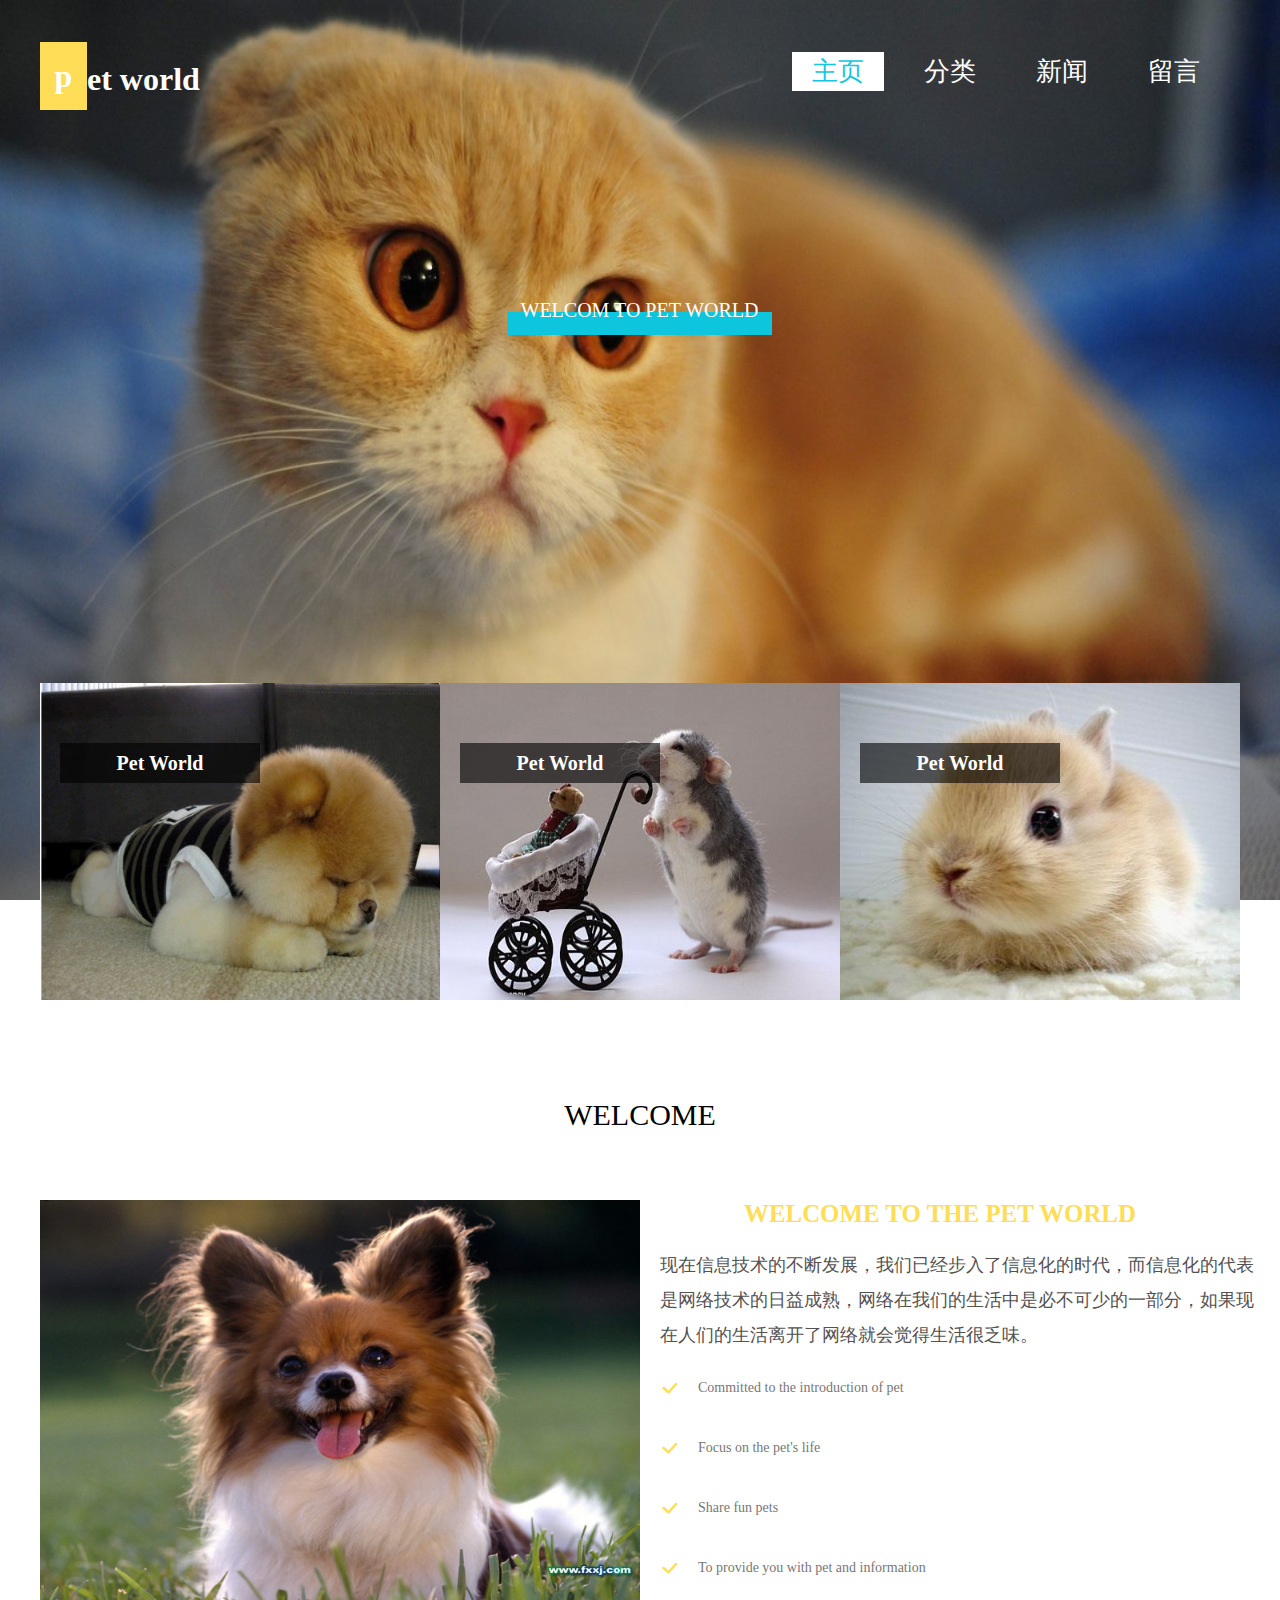
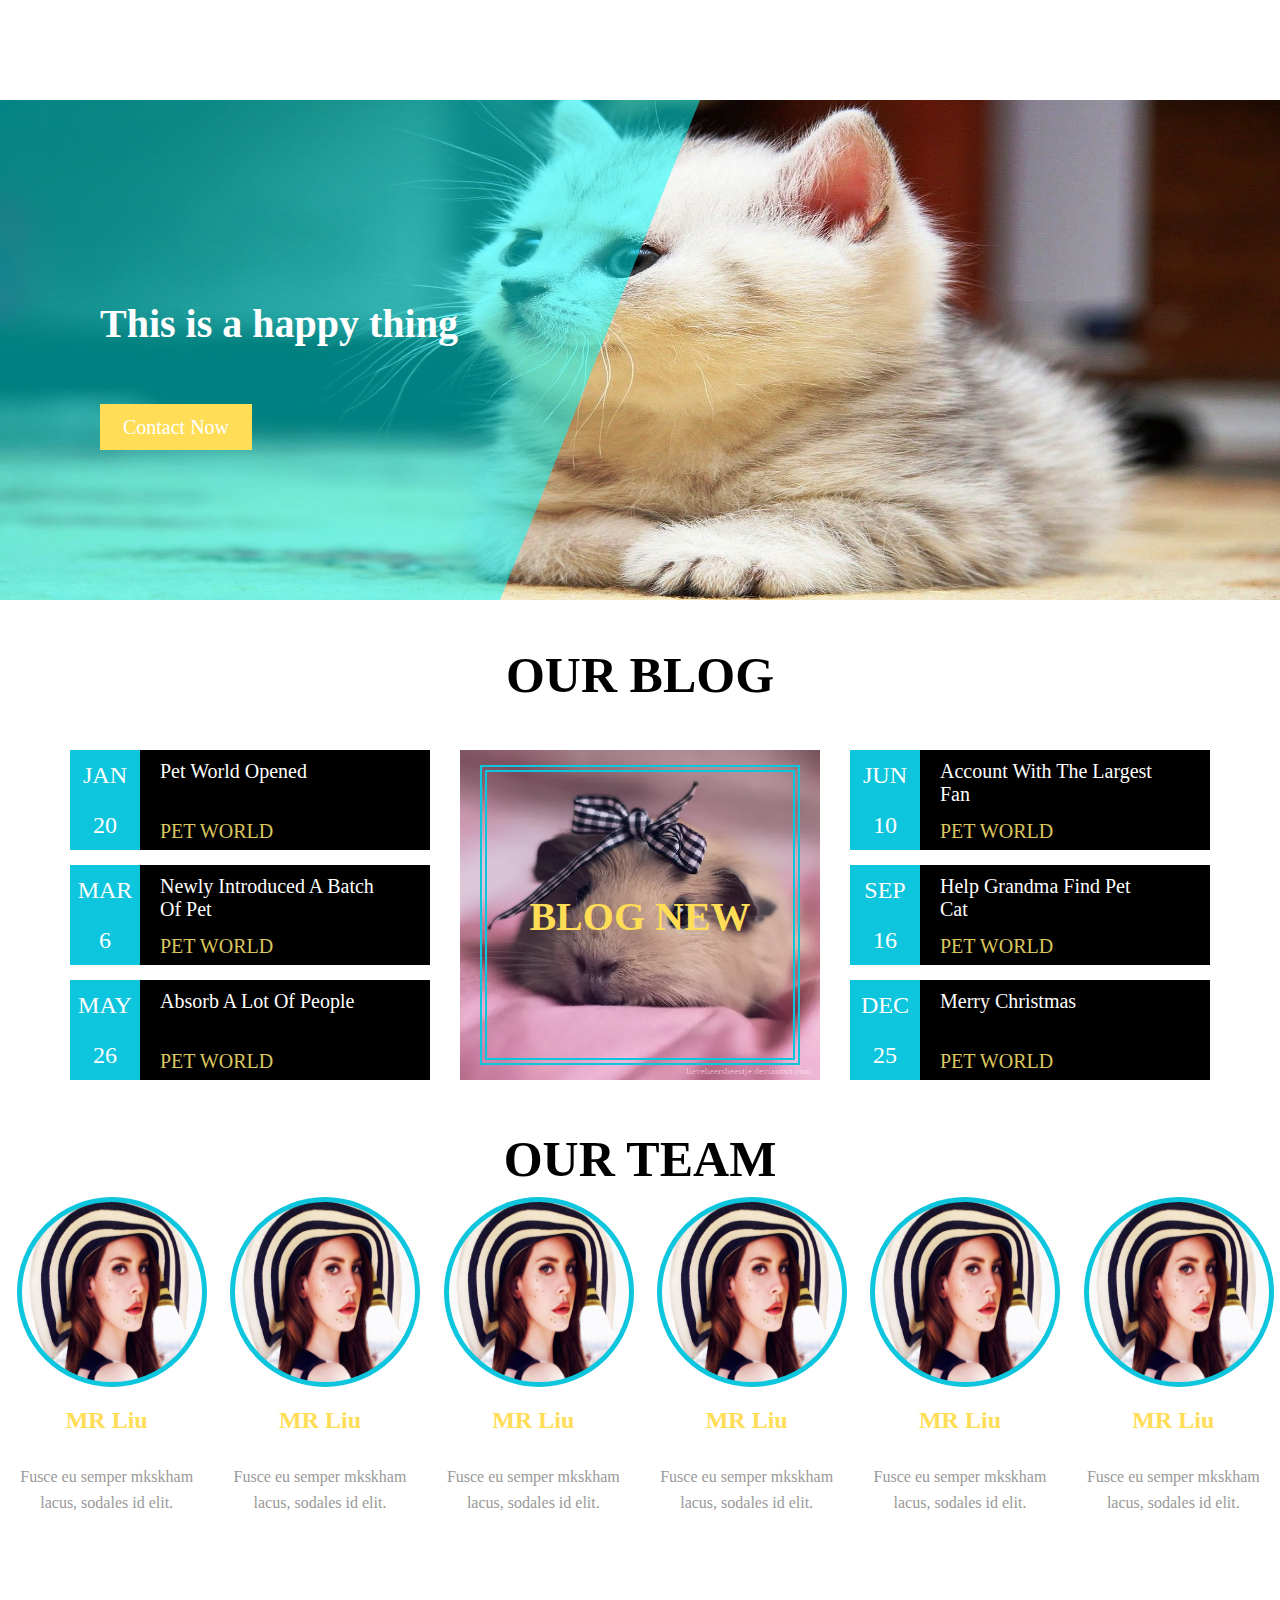
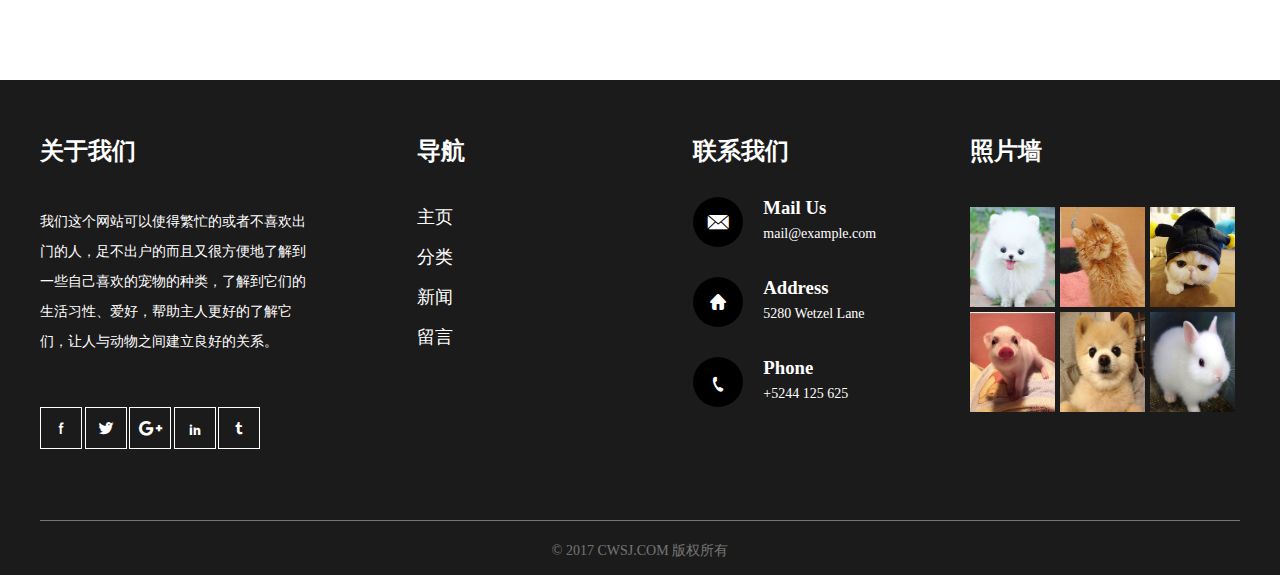
<file: xiangmu/index.html>
<!DOCTYPE html>
<html lang="en">
<head>
	<meta charset="UTF-8">
	<title>宠物</title>
	<link rel="stylesheet" href="css/index.css">
	<link rel="stylesheet" href="iconfont/iconfont.css">
	<link rel="stylesheet" href="css/response.css">
	<script src="js/jquery-3.2.1.js"></script>
	<script src="js/index.js"></script>
</head>
<body>
	<!-- 头部开始 -->
	<header class="banner">
		<ul class="img">
			<li class="imgli"><img src="img/295068.jpg" alt="加载失败"></li>
			<li class="imgli"><img src="img/310167.jpg" alt="加载失败"></li>
			<li class="imgli"><img src="img/309457.jpg" alt="加载失败"></li>
		</ul>
		<!-- <ul class="bnts">
			<li class="bntsli" style="background: #ffdd57;"></li>
			<li class="bntsli"></li>
			<li class="bntsli"></li>
		</ul> -->
		<div class="banner-all">
			<div class="banner-top">
			<div class="banner-topleft"><a href="" class="a"><h1>p</h1></a><h1>et world</h1></div>
			<ul class="banner-topright">
				<li><a href="" style="color: #14c6de;background: #fff;">主页</a></li>
				<li><a href="class.html">分类</a></li>
				<li><a href="new.html">新闻</a></li>
				<li><a href="contact.html">留言</a></li>
			</ul>
			</div>
				<div class="center">
					<p class="banner-center">WELCOM TO PET WORLD</p>
				</div>
		</div>
			<ul class="imgs">
				<li class="img1">
					<img src="img/0851128h7h88ij94nph5nh.jpg" alt="">
					<h4 class="hh">Pet World</h4>
					<div class="mask">
							
					</div>
				</li>
				<li class="img1">
					<img src="img/23f26d9c7454daa2301425e7b524fb331f85d5961a317-SJpoaJ_fw580.jpg" alt="">
					<h4 class="hh">Pet World</h4>
					<div class="mask"></div>
					</li>
				<li class="img1">
					<img src="img/380e453aaa7843e873d.jpg" alt="">
					<h4 class="hh">Pet World</h4>
					<div class="mask"></div>
				</li>
			</ul>
	</header>
	<!-- 头部结束 -->

	<!-- welcome开始 -->
	<p class="w">WELCOME</p>
	<div class="box">
		<div class="img"><img src="img/2623065307967743502.jpg" alt=""></div>
		<div class="boxleft">
			<h5>WELCOME TO THE PET WORLD</h5>
			<p>
			现在信息技术的不断发展，我们已经步入了信息化的时代，而信息化的代表是网络技术的日益成熟，网络在我们的生活中是必不可少的一部分，如果现在人们的生活离开了网络就会觉得生活很乏味。
			</p>
			<ul class="w">
				<li>
					<div class="iconfont icon-duigou"></div>
					<p>Committed to the introduction of pet</p>
				</li>
				<li>
					<div class="iconfont icon-duigou"></div>
					<p>Focus on the pet's life</p>
				</li>
				<li>
					<div class="iconfont icon-duigou"></div>
					<p>Share fun pets</p>
				</li>
				<li>
					<div class="iconfont icon-duigou"></div>
					<p>To provide you with pet and information</p>
				</li>
			</ul>
		</div>
	</div>
	<!-- welcome结束 -->

	<!-- contact开始 -->
	<div class="contact">
		<div class="zhezhao"></div>
		<img src="img/208610.jpg" alt="">
		<h5>This is a happy thing</h5>
		<a href="contact.html" class="contact1">
			<span>Contact Now</span>
		</a>
	</div>
	<!-- contact结束 -->

	<!-- OUR BLOG开始 -->
	<h3 class="hh">OUR BLOG</h3>
	<div class="boxx">
		<ul class="boxx1">
			<li>
				<div class="boxx1-left">JAN  20</div>
				<div class="boxx1-right">
					<a href="" class="a1">Pet World Opened</a>
					<a href="" class="a2">PET WORLD</a>
				</div>
			</li>
			<li>
				<div class="boxx1-left">MAR  6</div>
				<div class="boxx1-right">
					<a href="" class="a1">Newly Introduced A Batch Of Pet</a>
					<a href="" class="a2">PET WORLD</a>
				</div>
			</li>
			<li>
				<div class="boxx1-left">MAY 26</div>
				<div class="boxx1-right">
					<a href="" class="a1">Absorb A Lot Of People</a>
					<a href="" class="a2">PET WORLD</a>
				</div>
			</li>
		</ul>
		<div class="boxx2">
			<img src="img/1.jpg" alt="">
			<div class="b"></div>
			<div class="b1"><h5>BLOG NEW</h5></div>
		</div>
		<ul class="boxx3">
			<li>
				<div class="boxx1-left">JUN 10</div>
				<div class="boxx1-right">
					<a href="" class="a1">Account With The Largest Fan</a>
					<a href="" class="a2">PET WORLD</a>
				</div>
			</li>
			<li>
				<div class="boxx1-left">SEP 16</div>
				<div class="boxx1-right">
					<a href="" class="a1">Help Grandma Find Pet Cat</a>
					<a href="" class="a2">PET WORLD</a>
				</div>
			</li>
			<li>
				<div class="boxx1-left">DEC 25</div>
				<div class="boxx1-right">
					<a href="" class="a1">Merry Christmas</a>
					<a href="" class="a2">PET WORLD</a>
				</div>
			</li>
		</ul>
	</div>
	<!-- OUR BLOG结束 -->

	<!-- club开始 -->
	<!-- <div class="bigimg">
		<img src="img/299677.jpg" alt="">
		<div class="mask">
			<div class="mask1">
				<div class="maskl">
					<h3>COME & JOIN OUR PET WORLD</h3>
				</div>
				<div class="maskr"></div>
			</div>
		</div>
	</div> -->
	<!-- club结束 -->
	
	<!-- team开始 -->
	<div class="team">
		<h3 class="h">OUR TEAM</h3>
		<ul class="people">
			<li class="peo">
				<div class="cir"></div>
				<h4>MR Liu</h4>
				<p>Fusce eu semper mkskham lacus, sodales id elit.</p>
				<ul class="mask">
					<li class="mask1">
						<div class="icon iconfont icon-f"></div>
					</li>
					<li class="mask1">
						<div class="icon iconfont icon-bird"></div>
					</li>
					<li class="mask1">
						<div class="icon iconfont icon-in"></div>
					</li>
				</ul>
			</li>
			<li class="peo">
				<div class="cir"></div>
				<h4>MR Liu</h4>
				<p>Fusce eu semper mkskham lacus, sodales id elit.</p>
				<ul class="mask">
					<li class="mask1">
						<div class="icon iconfont icon-f"></div>
					</li>
					<li class="mask1">
						<div class="icon iconfont icon-bird"></div>
					</li>
					<li class="mask1">
						<div class="icon iconfont icon-in"></div>
					</li>
				</ul>
			</li>
			<li class="peo">
				<div class="cir"></div>
				<h4>MR Liu</h4>
				<p>Fusce eu semper mkskham lacus, sodales id elit.</p>
				<ul class="mask">
					<li class="mask1">
						<div class="icon iconfont icon-f"></div>
					</li>
					<li class="mask1">
						<div class="icon iconfont icon-bird"></div>
					</li>
					<li class="mask1">
						<div class="icon iconfont icon-in"></div>
					</li>
				</ul>
			</li>
			<li class="peo">
				<div class="cir"></div>
				<h4>MR Liu</h4>
				<p>Fusce eu semper mkskham lacus, sodales id elit.</p>
				<ul class="mask">
					<li class="mask1">
						<div class="icon iconfont icon-f"></div>
					</li>
					<li class="mask1">
						<div class="icon iconfont icon-bird"></div>
					</li>
					<li class="mask1">
						<div class="icon iconfont icon-in"></div>
					</li>
				</ul>
			</li>
			<li class="peo">
				<div class="cir"></div>
				<h4>MR Liu</h4>
				<p>Fusce eu semper mkskham lacus, sodales id elit.</p>
				<ul class="mask">
					<li class="mask1">
						<div class="icon iconfont icon-f"></div>
					</li>
					<li class="mask1">
						<div class="icon iconfont icon-bird"></div>
					</li>
					<li class="mask1">
						<div class="icon iconfont icon-in"></div>
					</li>
				</ul>
			</li>
			<li class="peo">
				<div class="cir"></div>
				<h4>MR Liu</h4>
				<p>Fusce eu semper mkskham lacus, sodales id elit.</p>
				<ul class="mask">
					<li class="mask1">
						<div class="icon iconfont icon-f"></div>
					</li>
					<li class="mask1">
						<div class="icon iconfont icon-bird"></div>
					</li>
					<li class="mask1">
						<div class="icon iconfont icon-in"></div>
					</li>
				</ul>
			</li>		
		</ul>
	</div>
	<!-- team结束 -->

	<footer>
		<ul class="contain">
			<li class="li1">
				<h2>关于我们</h2>
				<p>我们这个网站可以使得繁忙的或者不喜欢出门的人，足不出户的而且又很方便地了解到一些自己喜欢的宠物的种类，了解到它们的生活习性、爱好，帮助主人更好的了解它们，让人与动物之间建立良好的关系。</p>
				<ul class="icon">
					<li class="iconfont icon-f"></li>
					<li class="iconfont icon-bird"></li>
					<li class="iconfont icon-googleplus"></li>
					<li class="iconfont icon-in"></li>
					<li class="iconfont icon-Tumblr"></li>
				</ul>
			</li>
			<li class="li2">
				<h2>导航</h2>
				<a href="index.html" class="a1">主页</a>
				<a href="class.html" class="a1">分类</a>
				<!-- <a href="" class="a1">宠物招领</a> -->
				<a href="new.html" class="a1">新闻</a>
				<a href="contact.html" class="a1">留言</a>
			</li>
			<li class="li3">
				<h2>联系我们</h2>
				<ul class="tubiao">
					<li>
						<div class="kuang iconfont icon-youjian"></div>
						<div class="kuangright">
							<h3>Mail Us</h3>
							<p class="p1">mail@example.com</p>
						</div>
					</li>
					<li>
						<div class="kuang iconfont icon-home"></div>
						<div class="kuangright">
							<h3>Address</h3>
							<p>5280 Wetzel Lane</p>
						</div>
					</li>
					<li>
						<div class="kuang iconfont icon-icon"></div>
						<div class="kuangright">
							<h3>Phone</h3>
							<p>+5244 125 625</p>
						</div>
					</li>
				</ul>
			</li>
			<li class="li4">
				<h2>照片墙</h2>
				<div class="tupian1">
					<img src="img/201405-ewsi2k1hdup-231200531086.jpg" alt="">
					<img src="img/B1143.jpg" alt="">
					<img src="img/t011c94b6e89e1f2d85.jpg" alt="">
					<img src="img/1_160630114238_5.jpg" alt="">
					<img src="img/3.jpg" alt="">
					<img src="img/12-161119101927.jpg" alt="">
				</div>		
			</li>
		</ul>
		<div class="bottom">
			<p>© 2017 CWSJ.COM 版权所有</p>
		</div>
	</footer>


</body>
</html>

<!-- <script src="js/animate.js"></script>
<script src="js/function.js"></script> -->
</file>
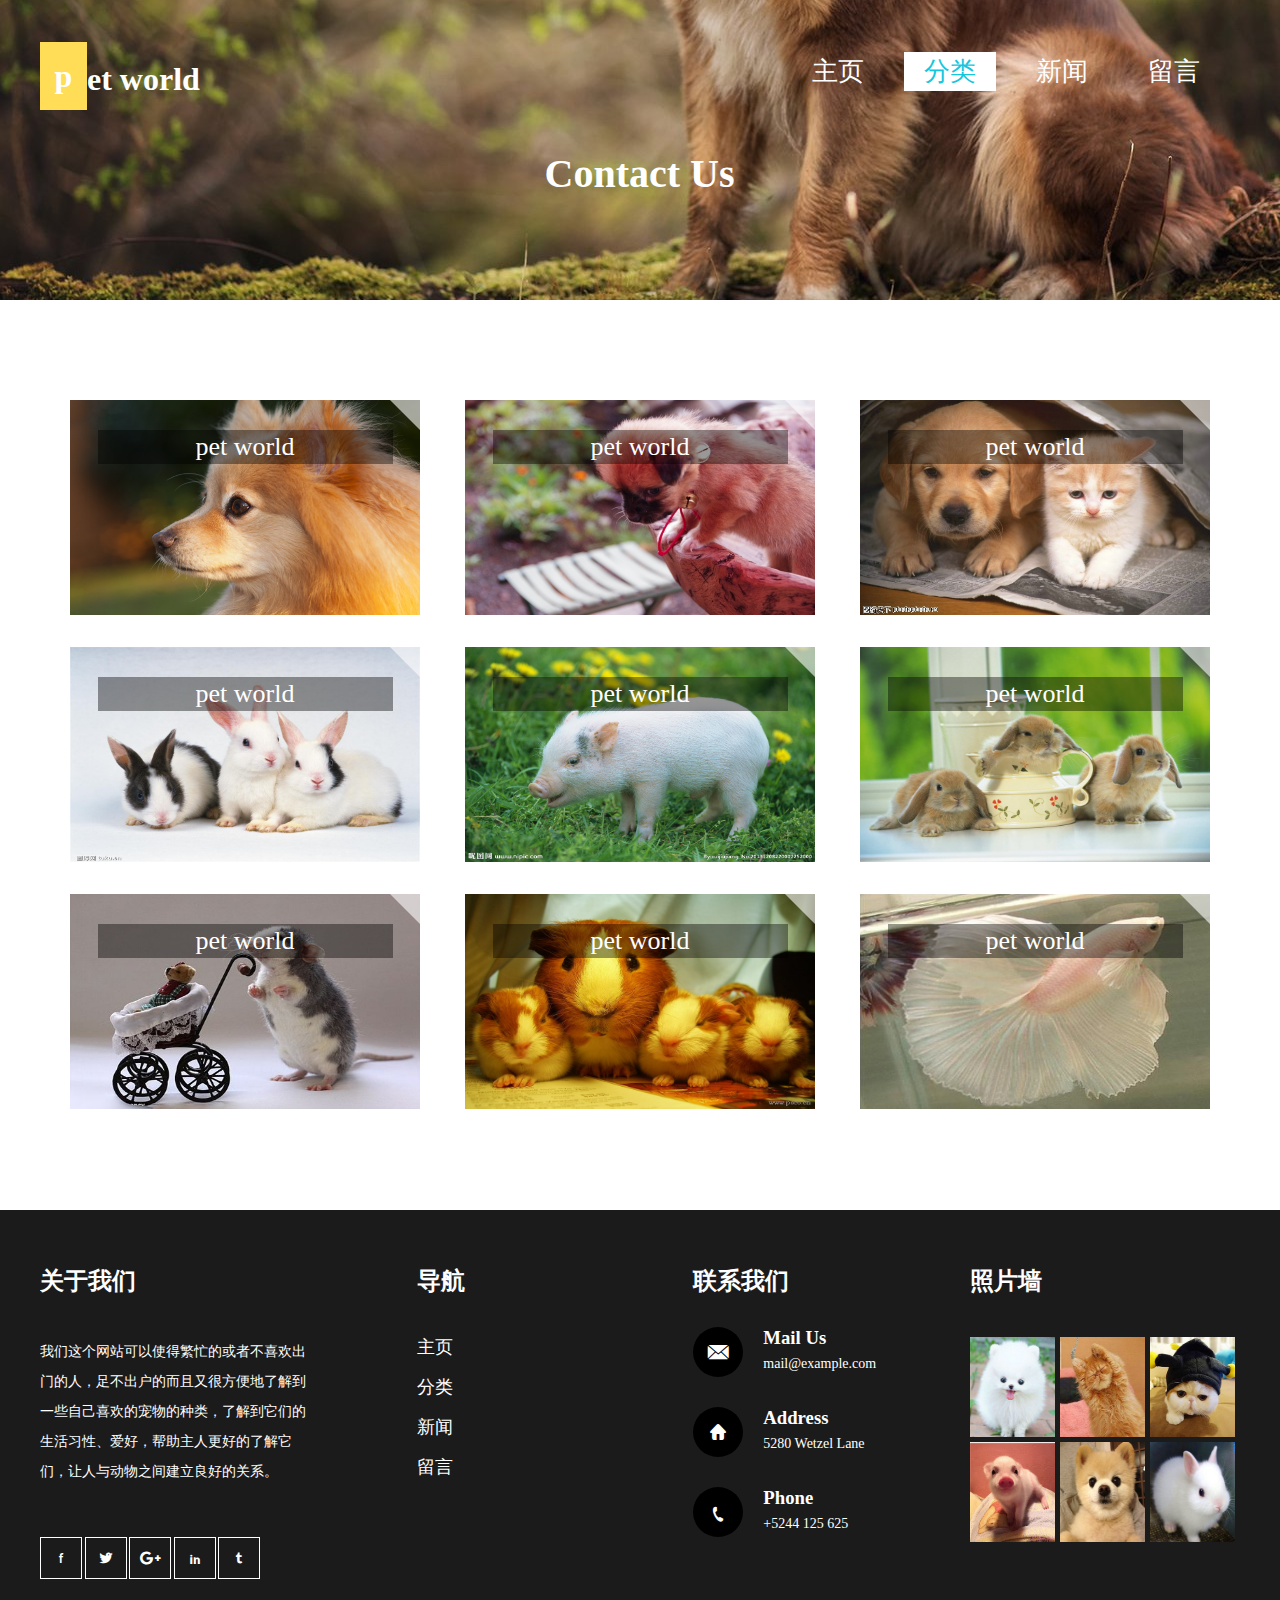
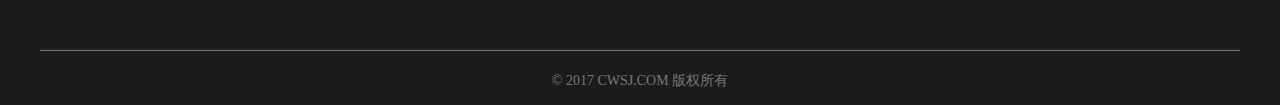
<file: xiangmu/class.html>
<!DOCTYPE html>
<html lang="en">
<head>
	<meta charset="UTF-8">
	<title>Document</title>
	<link rel="stylesheet" href="css/class.css">
	<link rel="stylesheet" href="iconfont/iconfont.css">
</head>
<body>
	<!-- 头部开始 -->
	<header class="banner">
		<div class="img"></div>
		<div class="banner-all">
			<div class="banner-top">
				<div class="banner-topleft"><a href="" class="a"><h1>p</h1></a><h1>et world</h1></div>
				<ul class="banner-topright">
					<li><a href="index.html">主页</a></li>
					<li><a href="class.html" style="color: #14c6de;background: #fff;">分类</a></li>
					<!-- <li><a href="">宠物招领</a></li> -->
					<li><a href="new.html">新闻</a></li>
					<li><a href="contact.html">留言</a></li>
				</ul>
			</div>
			<p class="banner-center">Contact Us</p>
		</div>
	</header>
	<!-- 头部结束 -->

	<!-- 中间开始 -->
	<div class="center">
		<ul class="center1">
			<li class="centerli">
				<img src="img/15b1OOOPIC2a.jpg" alt="加载失败" class="img1">
				<div class="mask">
					<p class="pp">宠物世界</p>
				</div>
				<h3 class="hh">pet world</h3>
			</li>
			<li class="centerli">
				<img src="img/gpic437.jpg" alt="加载失败" class="img1">
				<div class="mask">
					<p class="pp">宠物世界</p>
				</div>
				<h3 class="hh">pet world</h3>
			</li>
			<li class="centerli">
				<img src="img/0181200169.jpg" alt="加载失败" class="img1">
				<div class="mask">
					<p class="pp">宠物世界</p>
				</div>
				<h3 class="hh">pet world</h3>
			</li>
		</ul>
		<ul class="center1">
			<li class="centerli">
				<img src="img/m2014031116252846.jpg" alt="加载失败" class="img1">
				<div class="mask">
					<p class="pp">宠物世界</p>
				</div>
				<h3 class="hh">pet world</h3>
			</li>
			<li class="centerli">
				<img src="img/9885883_220007252000_2.jpg" alt="加载失败" class="img1">
				<div class="mask">
					<p class="pp">宠物世界</p>
				</div>
				<h3 class="hh">pet world</h3>
			</li>
			<li class="centerli">
				<img src="img/soNBuC6shDYj.jpg" alt="加载失败" class="img1">
				<div class="mask">
					<p class="pp">宠物世界</p>
				</div>
				<h3 class="hh">pet world</h3>
			</li>
		</ul>
		<ul class="center1">
			<li class="centerli">
				<img src="img/23f26d9c7454daa2301425e7b524fb331f85d5961a317-SJpoaJ_fw580.jpg" alt="加载失败" class="img1">
				<div class="mask">
					<p class="pp">宠物世界</p>
				</div>
				<h3 class="hh">pet world</h3>
			</li>
			<li class="centerli">
				<img src="img/3909924220070822214302437_012_640.jpg" alt="加载失败" class="img1">
				<div class="mask">
					<p class="pp">宠物世界</p>
				</div>
				<h3 class="hh">pet world</h3>
			</li>
			<li class="centerli">
				<img src="img/6472751520120405152856019_640.jpg" alt="加载失败" class="img1">
				<div class="mask">
					<p class="pp">宠物世界</p>
				</div>
				<h3 class="hh">pet world</h3>
			</li>
		</ul>
	</div>
	<!-- 中间结束 -->

	<!-- 最后一栏开始 -->
	<footer>
	<ul class="contain">
			<li class="li1">
				<h2>关于我们</h2>
				<p>我们这个网站可以使得繁忙的或者不喜欢出门的人，足不出户的而且又很方便地了解到一些自己喜欢的宠物的种类，了解到它们的生活习性、爱好，帮助主人更好的了解它们，让人与动物之间建立良好的关系。</p>
				<ul class="icon">
					<li class="iconfont icon-f"></li>
					<li class="iconfont icon-bird"></li>
					<li class="iconfont icon-googleplus"></li>
					<li class="iconfont icon-in"></li>
					<li class="iconfont icon-Tumblr"></li>
				</ul>
			</li>
			<li class="li2">
				<h2>导航</h2>
				<a href="index.html" class="a1">主页</a>
				<a href="class.html" class="a1">分类</a>
				<!-- <a href="" class="a1">宠物招领</a> -->
				<a href="new.html" class="a1">新闻</a>
				<a href="contact.html" class="a1">留言</a>
			</li>
			<li class="li3">
				<h2>联系我们</h2>
				<ul class="tubiao">
					<li>
						<div class="kuang iconfont icon-youjian"></div>
						<div class="kuangright">
							<h3>Mail Us</h3>
							<p class="p1">mail@example.com</p>
						</div>
					</li>
					<li>
						<div class="kuang iconfont icon-home"></div>
						<div class="kuangright">
							<h3>Address</h3>
							<p>5280 Wetzel Lane</p>
						</div>
					</li>
					<li>
						<div class="kuang iconfont icon-icon"></div>
						<div class="kuangright">
							<h3>Phone</h3>
							<p>+5244 125 625</p>
						</div>
					</li>
				</ul>
			</li>
			<li class="li4">
				<h2>照片墙</h2>
				<div class="tupian1">
					<img src="img/201405-ewsi2k1hdup-231200531086.jpg" alt="">
					<img src="img/B1143.jpg" alt="">
					<img src="img/t011c94b6e89e1f2d85.jpg" alt="">
					<img src="img/1_160630114238_5.jpg" alt="">
					<img src="img/3.jpg" alt="">
					<img src="img/12-161119101927.jpg" alt="">
				</div>		
			</li>
	</ul>
	<div class="bottom">
		<p>© 2017 CWSJ.COM 版权所有</p>
	</div>
	</footer>
	<!-- 最后一栏结束 -->
</body>
</html>

<script src="js/class.js"></script>
</file>
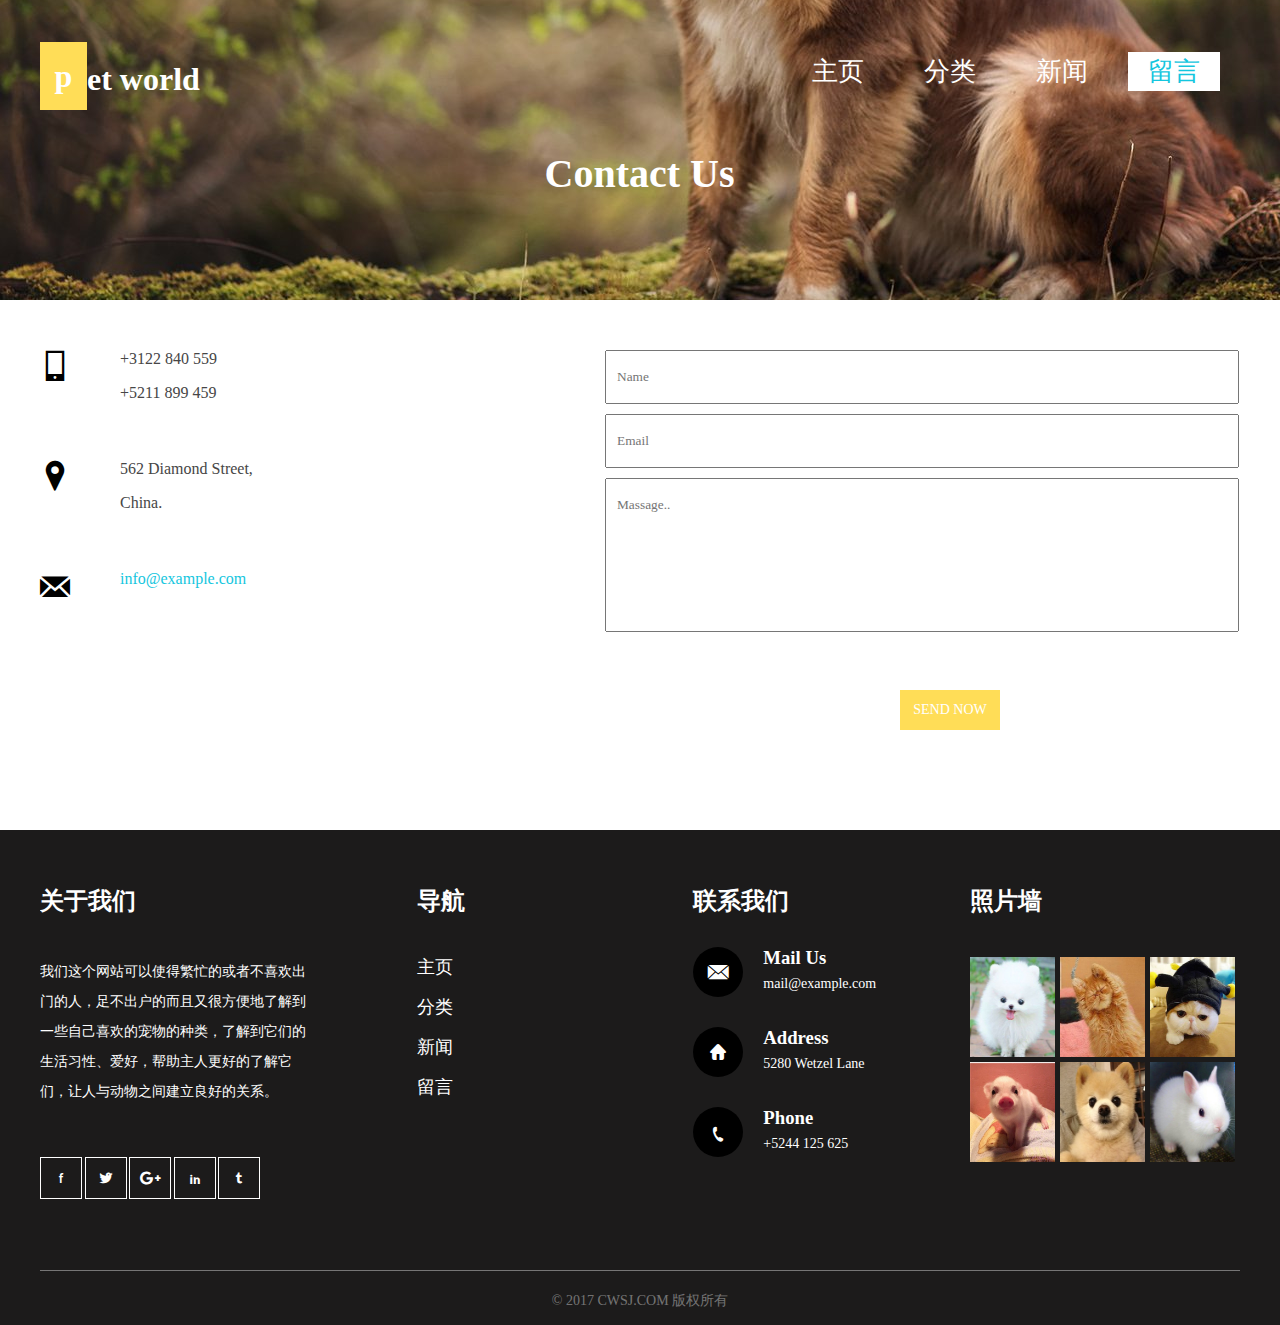
<file: xiangmu/contact.html>
<!DOCTYPE html>
<html lang="en">
<head>
	<meta charset="UTF-8">
	<title>Document</title>
	<link rel="stylesheet" href="css/contact.css">
	<link rel="stylesheet" href="iconfont/iconfont.css">
</head>
<body>
	<!-- 头部开始 -->
	<header class="banner">
		<div class="img"></div>
		<div class="banner-all">
			<div class="banner-top">
				<div class="banner-topleft"><a href="" class="a"><h1>p</h1></a><h1>et world</h1></div>
				<ul class="banner-topright">
					<li><a href="index.html">主页</a></li>
					<li><a href="class.html">分类</a></li>
					<!-- <li><a href="">宠物招领</a></li> -->
					<li><a href="new.html">新闻</a></li>
					<li><a href="contact.html" style="color: #14c6de;background: #fff;">留言</a></li>
				</ul>
			</div>
			<p class="banner-center">Contact Us</p>
		</div>
	</header>
	<!-- 头部结束 -->

	<!-- 联系开始 -->
	<div class="center">
		<ul class="left">
			<li class="icon">
				<div class="iconfont icon-shouji"></div>
				<div class="p">
					<p>+3122 840 559</p>
					<p class="p1">+5211 899 459</p>
				</div>				
			</li>
			<li class="icon">
				<div class="iconfont icon-dingwei"></div>
				<div class="p">
					<p>562 Diamond Street,</p>
					<p class="p1">China.</p>
				</div>	
			</li>
			<li class="icon">
				<div class="iconfont icon-email"></div>
				<div class="p p2">
					<p>info@example.com</p>
				</div>	
			</li>
		</ul>
		<ul class="right">
			<input type="text" name="username" placeholder="Name" class="name"><br>
			<input type="text" name="email" placeholder="Email"><br>
			<input type="text" name="massage" placeholder="Massage.." class="massage"><br>
		</ul>
	</div>
	<a class="send">SEND NOW</a>
	<!-- 联系结束 -->

	<!-- 最后一栏开始 -->
	<footer>
	<ul class="contain">
			<li class="li1">
				<h2>关于我们</h2>
				<p>我们这个网站可以使得繁忙的或者不喜欢出门的人，足不出户的而且又很方便地了解到一些自己喜欢的宠物的种类，了解到它们的生活习性、爱好，帮助主人更好的了解它们，让人与动物之间建立良好的关系。</p>
				<ul class="icon">
					<li class="iconfont icon-f"></li>
					<li class="iconfont icon-bird"></li>
					<li class="iconfont icon-googleplus"></li>
					<li class="iconfont icon-in"></li>
					<li class="iconfont icon-Tumblr"></li>
				</ul>
			</li>
			<li class="li2">
				<h2>导航</h2>
				<a href="index.html" class="a1">主页</a>
				<a href="class.html" class="a1">分类</a>
				<!-- <a href="" class="a1">宠物招领</a> -->
				<a href="new.html" class="a1">新闻</a>
				<a href="contact.html" class="a1">留言</a>
			</li>
			<li class="li3">
				<h2>联系我们</h2>
				<ul class="tubiao">
					<li>
						<div class="kuang iconfont icon-youjian"></div>
						<div class="kuangright">
							<h3>Mail Us</h3>
							<p class="p1">mail@example.com</p>
						</div>
					</li>
					<li>
						<div class="kuang iconfont icon-home"></div>
						<div class="kuangright">
							<h3>Address</h3>
							<p>5280 Wetzel Lane</p>
						</div>
					</li>
					<li>
						<div class="kuang iconfont icon-icon"></div>
						<div class="kuangright">
							<h3>Phone</h3>
							<p>+5244 125 625</p>
						</div>
					</li>
				</ul>
			</li>
			<li class="li4">
				<h2>照片墙</h2>
				<div class="tupian1">
					<img src="img/201405-ewsi2k1hdup-231200531086.jpg" alt="">
					<img src="img/B1143.jpg" alt="">
					<img src="img/t011c94b6e89e1f2d85.jpg" alt="">
					<img src="img/1_160630114238_5.jpg" alt="">
					<img src="img/3.jpg" alt="">
					<img src="img/12-161119101927.jpg" alt="">
				</div>		
			</li>
	</ul>
	<div class="bottom">
		<p>© 2017 CWSJ.COM 版权所有</p>
	</div>
	</footer>
	<!-- 最后一栏结束 -->
	
</body>
</html>
</file>
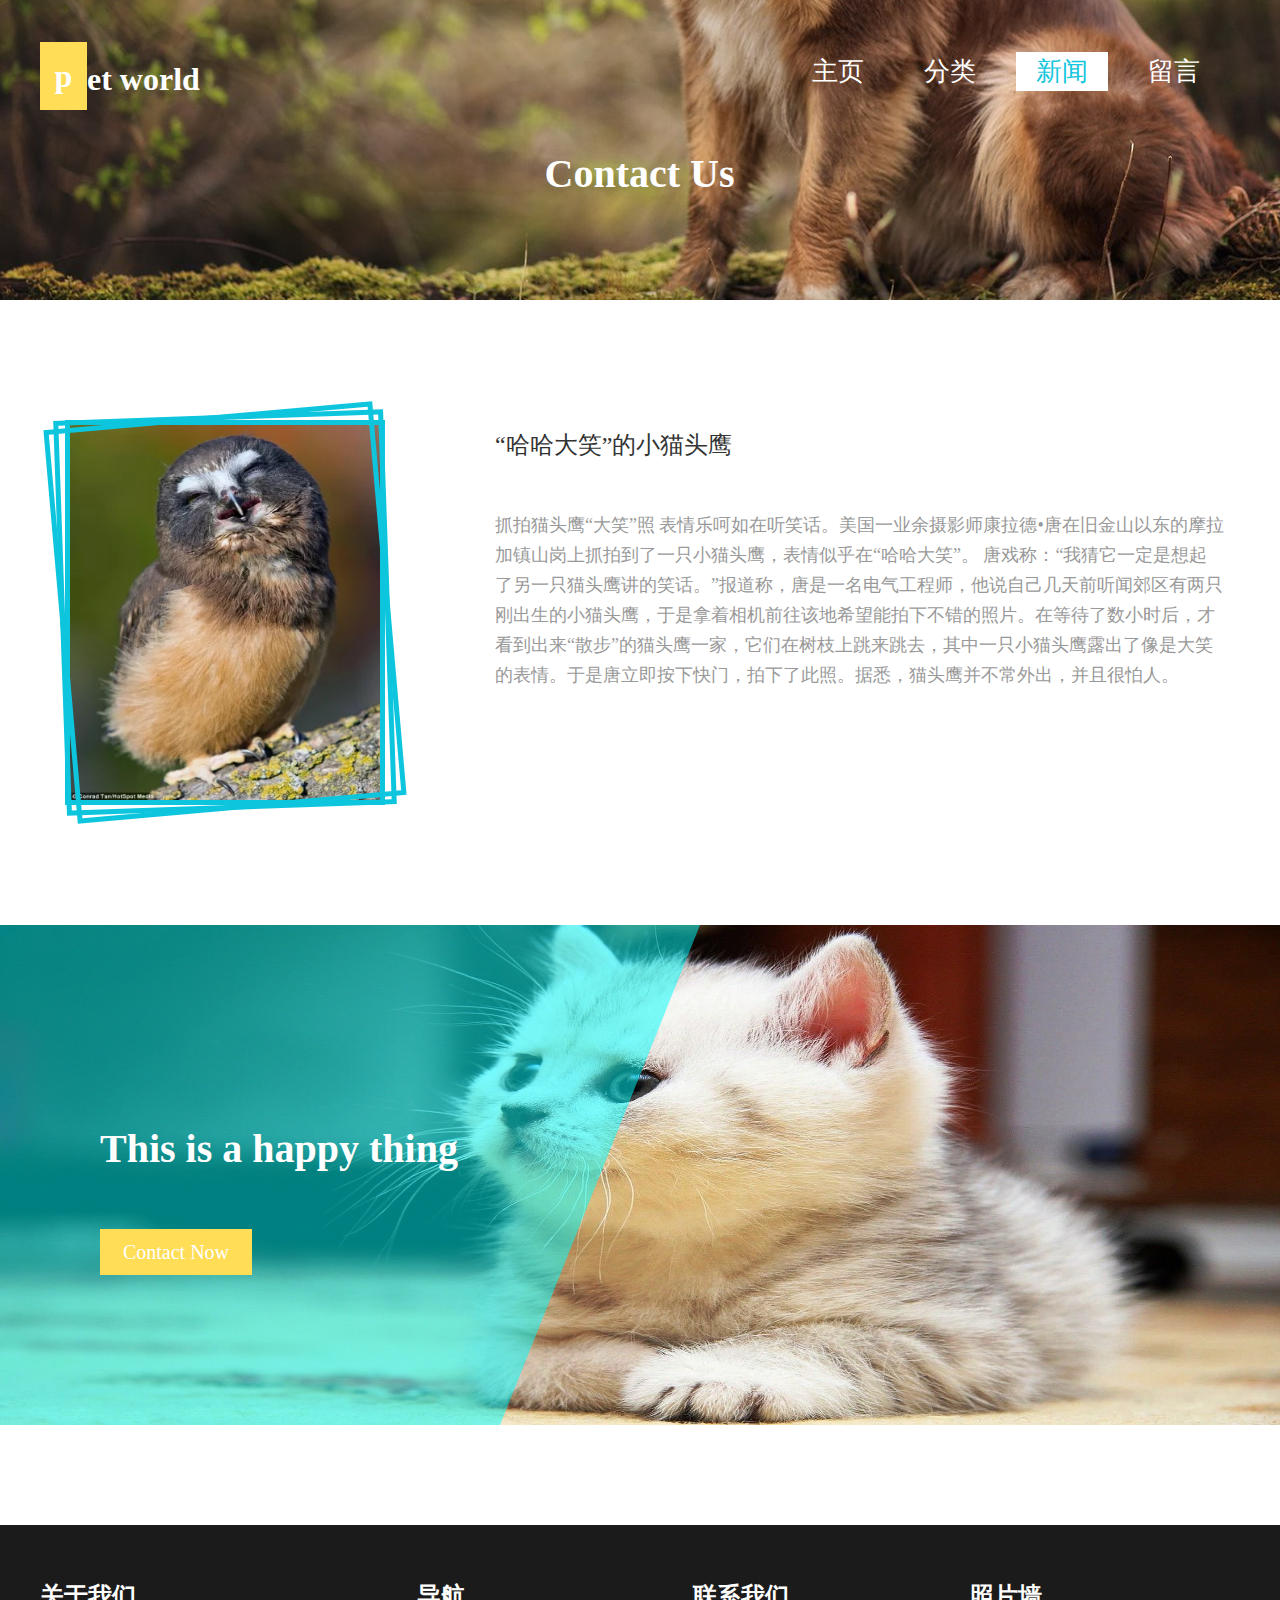
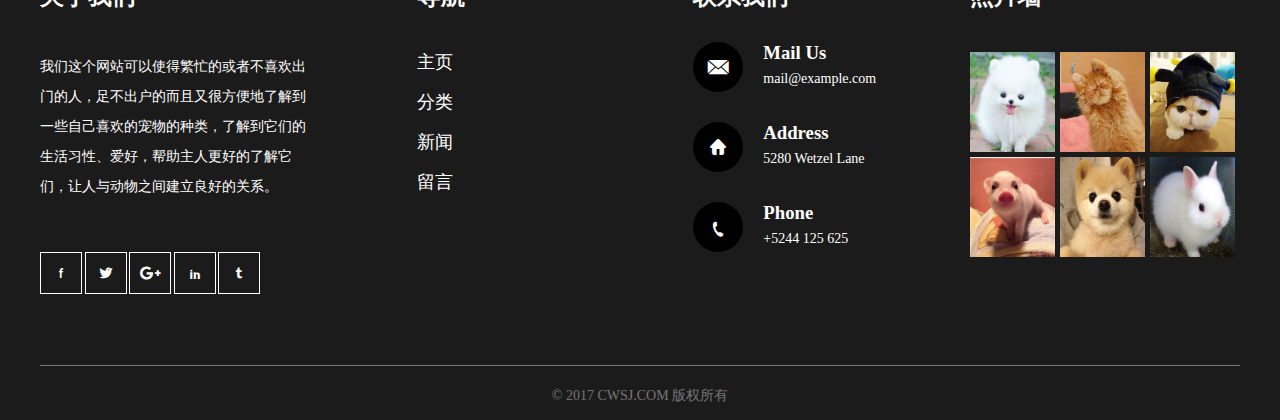
<file: xiangmu/new.html>
<!DOCTYPE html>
<html lang="en">
<head>
	<meta charset="UTF-8">
	<title>Document</title>
	<link rel="stylesheet" href="css/new.css">
	<link rel="stylesheet" href="iconfont/iconfont.css">
</head>
<body>
	<!-- 头部开始 -->
	<header class="banner">
		<div class="img"></div>
		<div class="banner-all">
			<div class="banner-top">
				<div class="banner-topleft"><a href="" class="a"><h1>p</h1></a><h1>et world</h1></div>
				<ul class="banner-topright">
					<li><a href="index.html">主页</a></li>
					<li><a href="class.html">分类</a></li>
					<!-- <li><a href="">宠物招领</a></li> -->
					<li><a href="new.html" style="color: #14c6de;background: #fff;">新闻</a></li>
					<li><a href="contact.html">留言</a></li>
				</ul>
			</div>
			<p class="banner-center">Contact Us</p>
		</div>
	</header>
	<!-- 头部结束 -->

	<!-- 新闻开始 -->
	<div class="new">
		<div class="newleft">
			<img src="img/b.jpg" alt="" class="imgt">
		</div>
		<div class="d1"></div>
		<div class="d2"></div>
		<div class="newright">
			<h5 class="h">“哈哈大笑”的小猫头鹰</h5>
			<p class="p">
				抓拍猫头鹰“大笑”照 表情乐呵如在听笑话。美国一业余摄影师康拉德•唐在旧金山以东的摩拉加镇山岗上抓拍到了一只小猫头鹰，表情似乎在“哈哈大笑”。
				唐戏称：“我猜它一定是想起了另一只猫头鹰讲的笑话。”报道称，唐是一名电气工程师，他说自己几天前听闻郊区有两只刚出生的小猫头鹰，于是拿着相机前往该地希望能拍下不错的照片。在等待了数小时后，才看到出来“散步”的猫头鹰一家，它们在树枝上跳来跳去，其中一只小猫头鹰露出了像是大笑的表情。于是唐立即按下快门，拍下了此照。据悉，猫头鹰并不常外出，并且很怕人。
			</p>
		</div>
	</div>
	<!-- 新闻结束 -->

	<!-- contact开始 -->
	<div class="contact">
		<div class="zhezhao"></div>
		<img src="img/208610.jpg" alt="">
		<h5>This is a happy thing</h5>
		<a href="contact.html" class="contact1">
			<span>Contact Now</span>
		</a>
	</div>
	<!-- contact结束 -->

	<!-- 最后一栏开始 -->
	<footer>
	<ul class="contain">
			<li class="li1">
				<h2>关于我们</h2>
				<p>我们这个网站可以使得繁忙的或者不喜欢出门的人，足不出户的而且又很方便地了解到一些自己喜欢的宠物的种类，了解到它们的生活习性、爱好，帮助主人更好的了解它们，让人与动物之间建立良好的关系。</p>
				<ul class="icon">
					<li class="iconfont icon-f"></li>
					<li class="iconfont icon-bird"></li>
					<li class="iconfont icon-googleplus"></li>
					<li class="iconfont icon-in"></li>
					<li class="iconfont icon-Tumblr"></li>
				</ul>
			</li>
			<li class="li2">
				<h2>导航</h2>
				<a href="index.html" class="a1">主页</a>
				<a href="class.html" class="a1">分类</a>
				<!-- <a href="" class="a1">宠物招领</a> -->
				<a href="new.html" class="a1">新闻</a>
				<a href="contact.html" class="a1">留言</a>
			</li>
			<li class="li3">
				<h2>联系我们</h2>
				<ul class="tubiao">
					<li>
						<div class="kuang iconfont icon-youjian"></div>
						<div class="kuangright">
							<h3>Mail Us</h3>
							<p class="p1">mail@example.com</p>
						</div>
					</li>
					<li>
						<div class="kuang iconfont icon-home"></div>
						<div class="kuangright">
							<h3>Address</h3>
							<p>5280 Wetzel Lane</p>
						</div>
					</li>
					<li>
						<div class="kuang iconfont icon-icon"></div>
						<div class="kuangright">
							<h3>Phone</h3>
							<p>+5244 125 625</p>
						</div>
					</li>
				</ul>
			</li>
			<li class="li4">
				<h2>照片墙</h2>
				<div class="tupian1">
					<img src="img/201405-ewsi2k1hdup-231200531086.jpg" alt="">
					<img src="img/B1143.jpg" alt="">
					<img src="img/t011c94b6e89e1f2d85.jpg" alt="">
					<img src="img/1_160630114238_5.jpg" alt="">
					<img src="img/3.jpg" alt="">
					<img src="img/12-161119101927.jpg" alt="">
				</div>		
			</li>
	</ul>
	<div class="bottom">
		<p>© 2017 CWSJ.COM 版权所有</p>
	</div>
	</footer>
	<!-- 最后一栏结束 -->
</body>
</html>
<script src="js/new.js"></script>
</file>
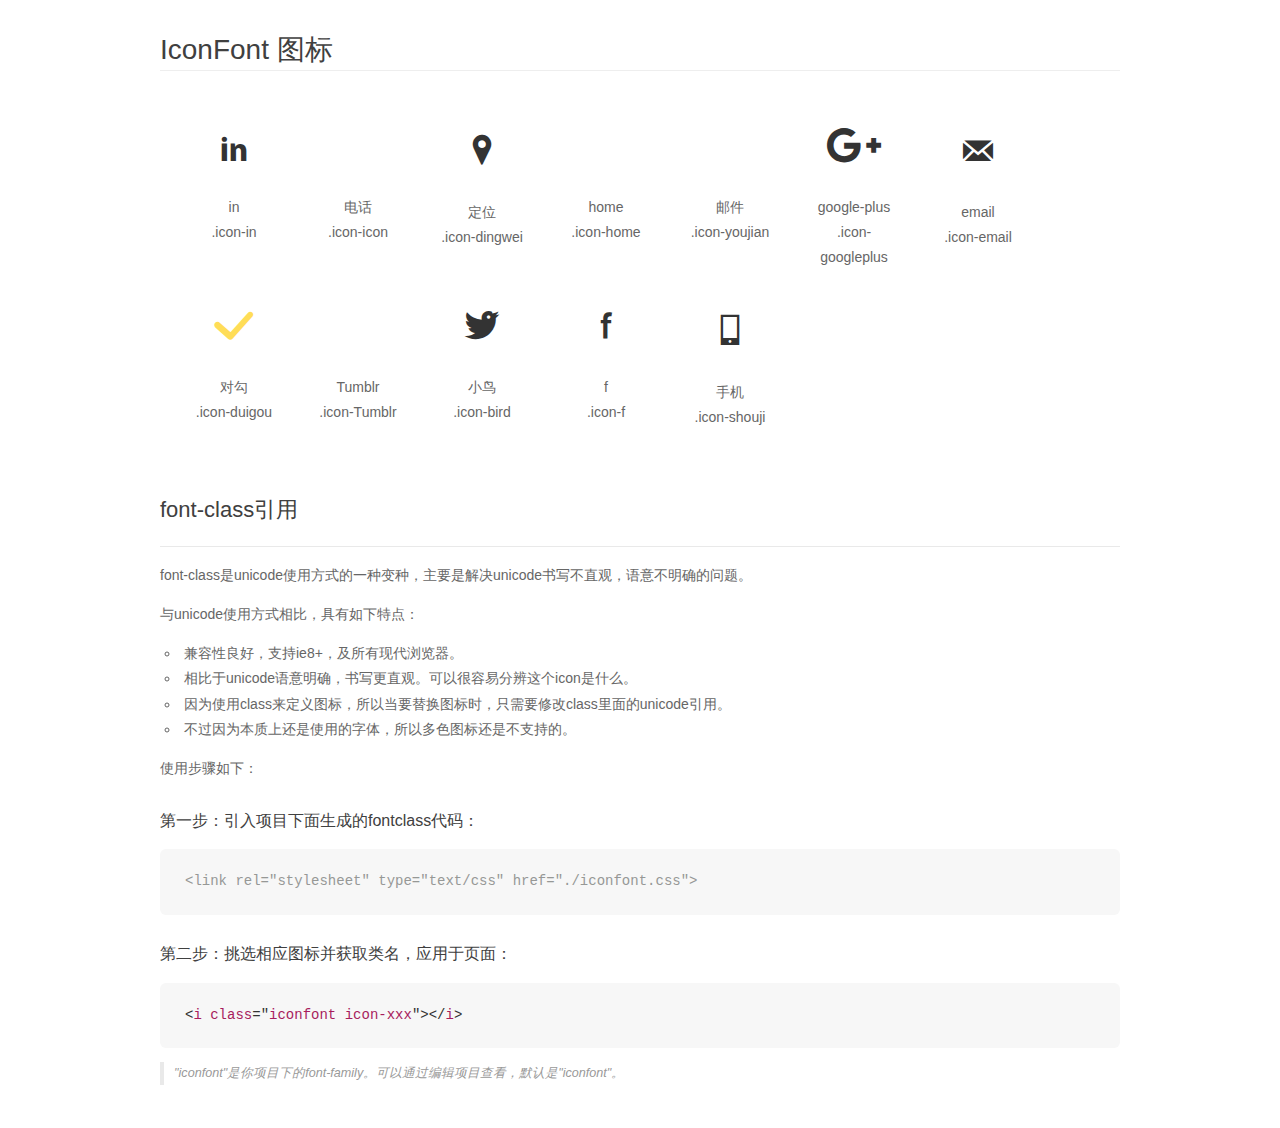
<file: xiangmu/iconfont/demo_fontclass.html>
<!DOCTYPE html>
<html>
<head>
    <meta charset="utf-8"/>
    <title>IconFont</title>
    <link rel="stylesheet" href="demo.css">
    <link rel="stylesheet" href="iconfont.css">
</head>
<body>
    <div class="main markdown">
        <h1>IconFont 图标</h1>
        <ul class="icon_lists clear">
            
                <li>
                <i class="icon iconfont icon-in"></i>
                    <div class="name">in</div>
                    <div class="fontclass">.icon-in</div>
                </li>
            
                <li>
                <i class="icon iconfont icon-icon"></i>
                    <div class="name">电话</div>
                    <div class="fontclass">.icon-icon</div>
                </li>
            
                <li>
                <i class="icon iconfont icon-dingwei"></i>
                    <div class="name">定位</div>
                    <div class="fontclass">.icon-dingwei</div>
                </li>
            
                <li>
                <i class="icon iconfont icon-home"></i>
                    <div class="name">home</div>
                    <div class="fontclass">.icon-home</div>
                </li>
            
                <li>
                <i class="icon iconfont icon-youjian"></i>
                    <div class="name">邮件</div>
                    <div class="fontclass">.icon-youjian</div>
                </li>
            
                <li>
                <i class="icon iconfont icon-googleplus"></i>
                    <div class="name">google-plus</div>
                    <div class="fontclass">.icon-googleplus</div>
                </li>
            
                <li>
                <i class="icon iconfont icon-email"></i>
                    <div class="name">email</div>
                    <div class="fontclass">.icon-email</div>
                </li>
            
                <li>
                <i class="icon iconfont icon-duigou"></i>
                    <div class="name">对勾</div>
                    <div class="fontclass">.icon-duigou</div>
                </li>
            
                <li>
                <i class="icon iconfont icon-Tumblr"></i>
                    <div class="name">Tumblr</div>
                    <div class="fontclass">.icon-Tumblr</div>
                </li>
            
                <li>
                <i class="icon iconfont icon-bird"></i>
                    <div class="name">小鸟</div>
                    <div class="fontclass">.icon-bird</div>
                </li>
            
                <li>
                <i class="icon iconfont icon-f"></i>
                    <div class="name">f</div>
                    <div class="fontclass">.icon-f</div>
                </li>
            
                <li>
                <i class="icon iconfont icon-shouji"></i>
                    <div class="name">手机</div>
                    <div class="fontclass">.icon-shouji</div>
                </li>
            
        </ul>

        <h2 id="font-class-">font-class引用</h2>
        <hr>

        <p>font-class是unicode使用方式的一种变种，主要是解决unicode书写不直观，语意不明确的问题。</p>
        <p>与unicode使用方式相比，具有如下特点：</p>
        <ul>
        <li>兼容性良好，支持ie8+，及所有现代浏览器。</li>
        <li>相比于unicode语意明确，书写更直观。可以很容易分辨这个icon是什么。</li>
        <li>因为使用class来定义图标，所以当要替换图标时，只需要修改class里面的unicode引用。</li>
        <li>不过因为本质上还是使用的字体，所以多色图标还是不支持的。</li>
        </ul>
        <p>使用步骤如下：</p>
        <h3 id="-fontclass-">第一步：引入项目下面生成的fontclass代码：</h3>


        <pre><code class="lang-js hljs javascript"><span class="hljs-comment">&lt;link rel="stylesheet" type="text/css" href="./iconfont.css"&gt;</span></code></pre>
        <h3 id="-">第二步：挑选相应图标并获取类名，应用于页面：</h3>
        <pre><code class="lang-css hljs">&lt;<span class="hljs-selector-tag">i</span> <span class="hljs-selector-tag">class</span>="<span class="hljs-selector-tag">iconfont</span> <span class="hljs-selector-tag">icon-xxx</span>"&gt;&lt;/<span class="hljs-selector-tag">i</span>&gt;</code></pre>
        <blockquote>
        <p>"iconfont"是你项目下的font-family。可以通过编辑项目查看，默认是"iconfont"。</p>
        </blockquote>
    </div>
</body>
</html>
</file>
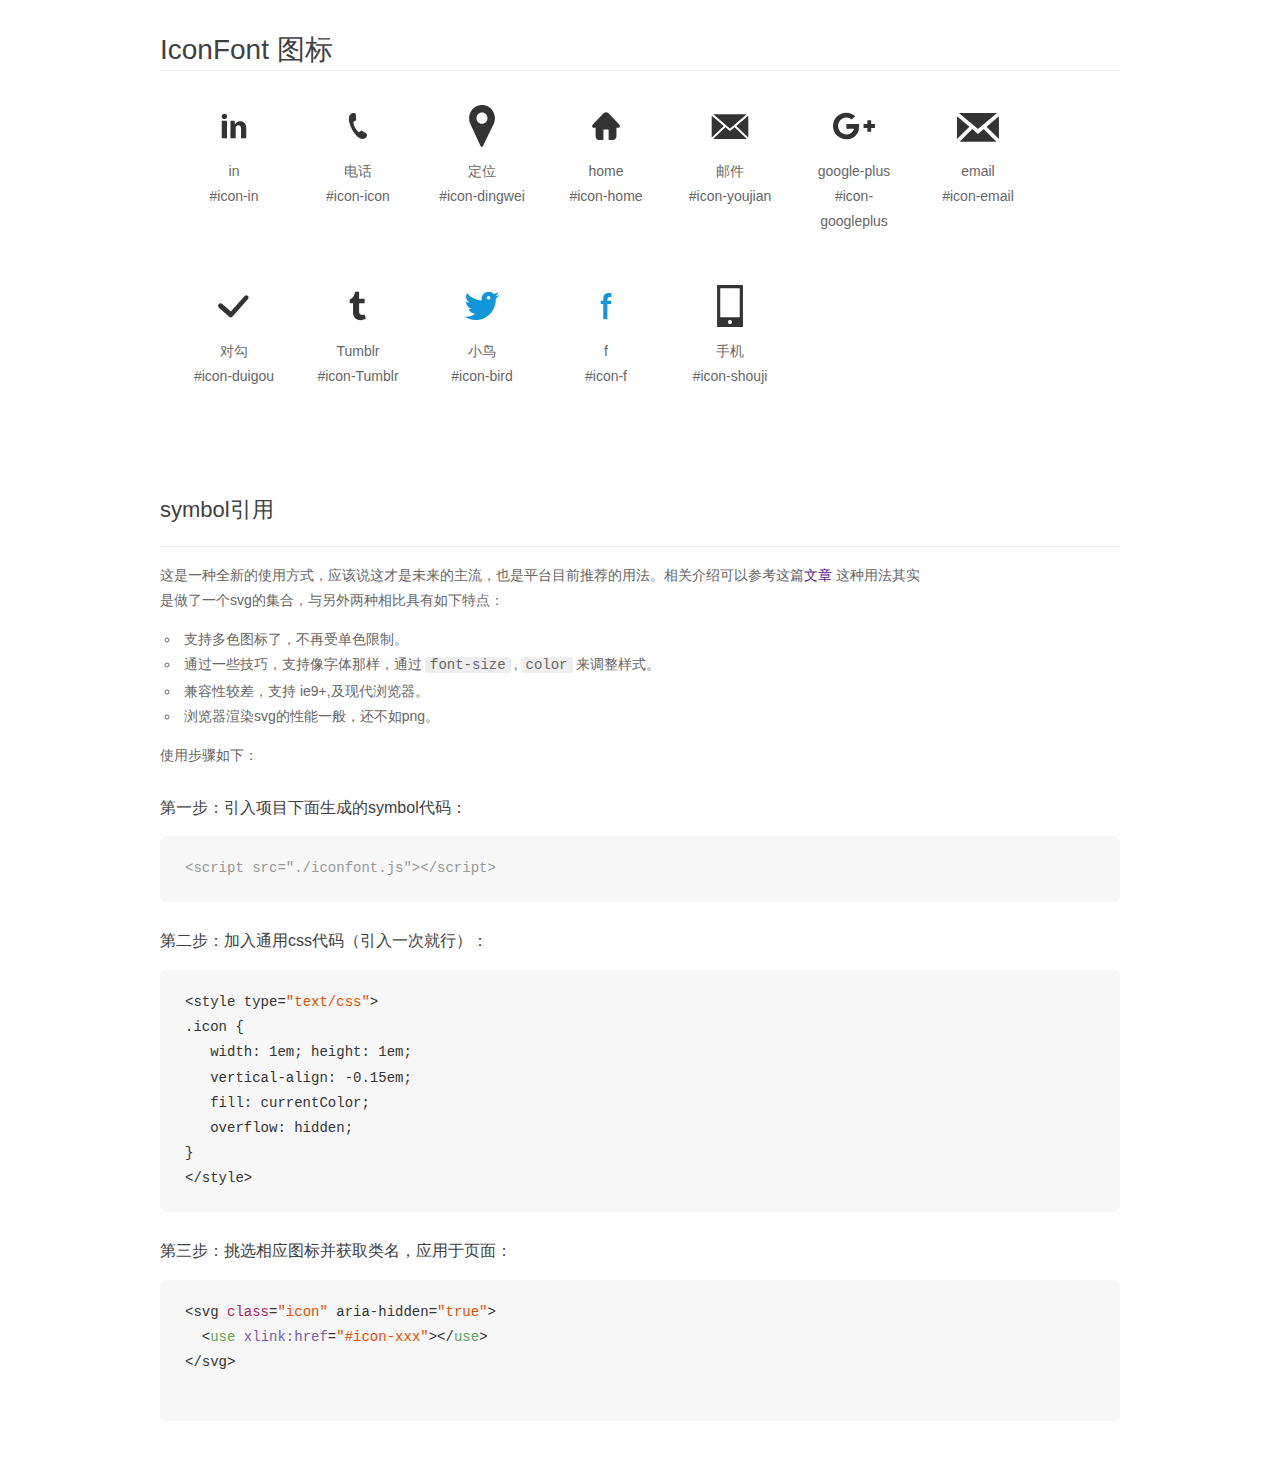
<file: xiangmu/iconfont/demo_symbol.html>
<!DOCTYPE html>
<html>
<head>
    <meta charset="utf-8"/>
    <title>IconFont</title>
    <link rel="stylesheet" href="demo.css">
    <script src="iconfont.js"></script>

    <style type="text/css">
        .icon {
          /* 通过设置 font-size 来改变图标大小 */
          width: 1em; height: 1em;
          /* 图标和文字相邻时，垂直对齐 */
          vertical-align: -0.15em;
          /* 通过设置 color 来改变 SVG 的颜色/fill */
          fill: currentColor;
          /* path 和 stroke 溢出 viewBox 部分在 IE 下会显示
             normalize.css 中也包含这行 */
          overflow: hidden;
        }

    </style>
</head>
<body>
    <div class="main markdown">
        <h1>IconFont 图标</h1>
        <ul class="icon_lists clear">
            
                <li>
                    <svg class="icon" aria-hidden="true">
                        <use xlink:href="#icon-in"></use>
                    </svg>
                    <div class="name">in</div>
                    <div class="fontclass">#icon-in</div>
                </li>
            
                <li>
                    <svg class="icon" aria-hidden="true">
                        <use xlink:href="#icon-icon"></use>
                    </svg>
                    <div class="name">电话</div>
                    <div class="fontclass">#icon-icon</div>
                </li>
            
                <li>
                    <svg class="icon" aria-hidden="true">
                        <use xlink:href="#icon-dingwei"></use>
                    </svg>
                    <div class="name">定位</div>
                    <div class="fontclass">#icon-dingwei</div>
                </li>
            
                <li>
                    <svg class="icon" aria-hidden="true">
                        <use xlink:href="#icon-home"></use>
                    </svg>
                    <div class="name">home</div>
                    <div class="fontclass">#icon-home</div>
                </li>
            
                <li>
                    <svg class="icon" aria-hidden="true">
                        <use xlink:href="#icon-youjian"></use>
                    </svg>
                    <div class="name">邮件</div>
                    <div class="fontclass">#icon-youjian</div>
                </li>
            
                <li>
                    <svg class="icon" aria-hidden="true">
                        <use xlink:href="#icon-googleplus"></use>
                    </svg>
                    <div class="name">google-plus</div>
                    <div class="fontclass">#icon-googleplus</div>
                </li>
            
                <li>
                    <svg class="icon" aria-hidden="true">
                        <use xlink:href="#icon-email"></use>
                    </svg>
                    <div class="name">email</div>
                    <div class="fontclass">#icon-email</div>
                </li>
            
                <li>
                    <svg class="icon" aria-hidden="true">
                        <use xlink:href="#icon-duigou"></use>
                    </svg>
                    <div class="name">对勾</div>
                    <div class="fontclass">#icon-duigou</div>
                </li>
            
                <li>
                    <svg class="icon" aria-hidden="true">
                        <use xlink:href="#icon-Tumblr"></use>
                    </svg>
                    <div class="name">Tumblr</div>
                    <div class="fontclass">#icon-Tumblr</div>
                </li>
            
                <li>
                    <svg class="icon" aria-hidden="true">
                        <use xlink:href="#icon-bird"></use>
                    </svg>
                    <div class="name">小鸟</div>
                    <div class="fontclass">#icon-bird</div>
                </li>
            
                <li>
                    <svg class="icon" aria-hidden="true">
                        <use xlink:href="#icon-f"></use>
                    </svg>
                    <div class="name">f</div>
                    <div class="fontclass">#icon-f</div>
                </li>
            
                <li>
                    <svg class="icon" aria-hidden="true">
                        <use xlink:href="#icon-shouji"></use>
                    </svg>
                    <div class="name">手机</div>
                    <div class="fontclass">#icon-shouji</div>
                </li>
            
        </ul>


        <h2 id="symbol-">symbol引用</h2>
        <hr>

        <p>这是一种全新的使用方式，应该说这才是未来的主流，也是平台目前推荐的用法。相关介绍可以参考这篇<a href="">文章</a>
        这种用法其实是做了一个svg的集合，与另外两种相比具有如下特点：</p>
        <ul>
          <li>支持多色图标了，不再受单色限制。</li>
          <li>通过一些技巧，支持像字体那样，通过<code>font-size</code>,<code>color</code>来调整样式。</li>
          <li>兼容性较差，支持 ie9+,及现代浏览器。</li>
          <li>浏览器渲染svg的性能一般，还不如png。</li>
        </ul>
        <p>使用步骤如下：</p>
        <h3 id="-symbol-">第一步：引入项目下面生成的symbol代码：</h3>
        <pre><code class="lang-js hljs javascript"><span class="hljs-comment">&lt;script src="./iconfont.js"&gt;&lt;/script&gt;</span></code></pre>
        <h3 id="-css-">第二步：加入通用css代码（引入一次就行）：</h3>
        <pre><code class="lang-js hljs javascript">&lt;style type=<span class="hljs-string">"text/css"</span>&gt;
.icon {
   width: <span class="hljs-number">1</span>em; height: <span class="hljs-number">1</span>em;
   vertical-align: <span class="hljs-number">-0.15</span>em;
   fill: currentColor;
   overflow: hidden;
}
&lt;<span class="hljs-regexp">/style&gt;</span></code></pre>
        <h3 id="-">第三步：挑选相应图标并获取类名，应用于页面：</h3>
        <pre><code class="lang-js hljs javascript">&lt;svg <span class="hljs-class"><span class="hljs-keyword">class</span></span>=<span class="hljs-string">"icon"</span> aria-hidden=<span class="hljs-string">"true"</span>&gt;<span class="xml"><span class="hljs-tag">
  &lt;<span class="hljs-name">use</span> <span class="hljs-attr">xlink:href</span>=<span class="hljs-string">"#icon-xxx"</span>&gt;</span><span class="hljs-tag">&lt;/<span class="hljs-name">use</span>&gt;</span>
</span>&lt;<span class="hljs-regexp">/svg&gt;
        </span></code></pre>
    </div>
</body>
</html>
</file>
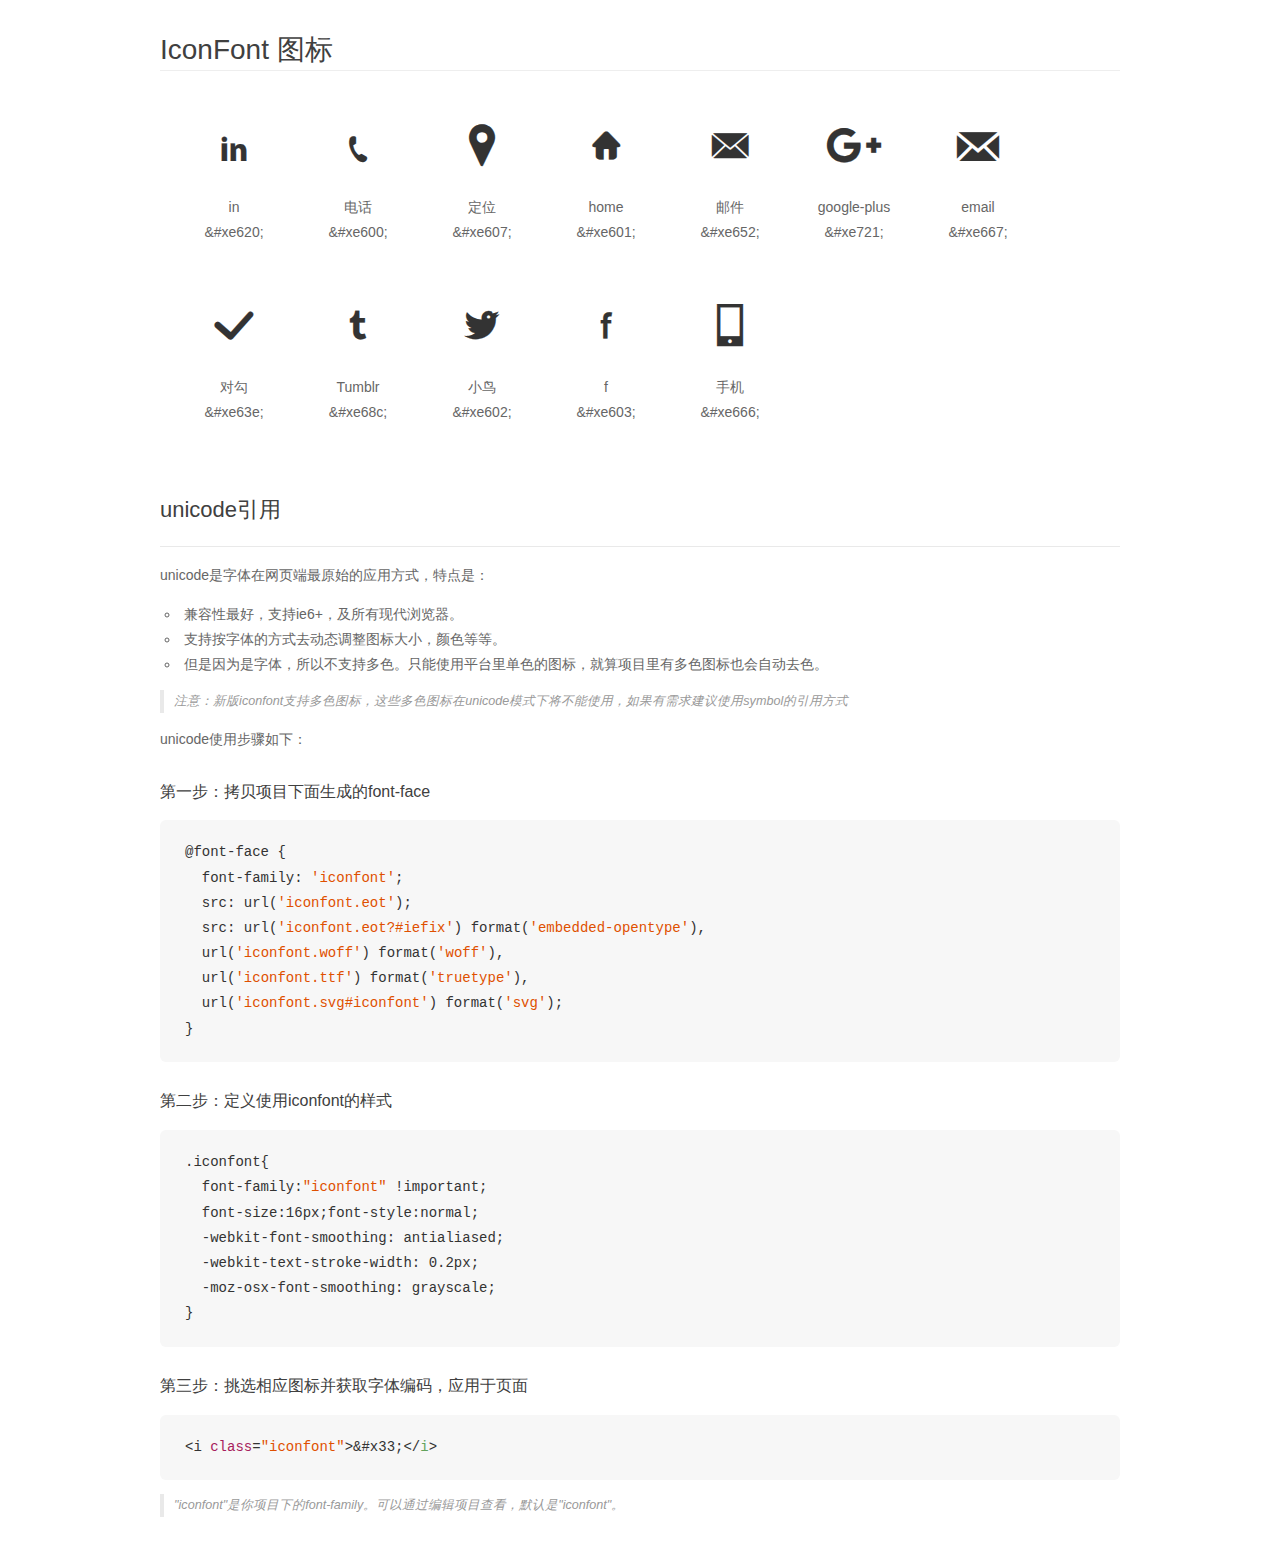
<file: xiangmu/iconfont/demo_unicode.html>
<!DOCTYPE html>
<html>
<head>
    <meta charset="utf-8"/>
    <title>IconFont</title>
    <link rel="stylesheet" href="demo.css">

    <style type="text/css">

        @font-face {font-family: "iconfont";
          src: url('iconfont.eot'); /* IE9*/
          src: url('iconfont.eot#iefix') format('embedded-opentype'), /* IE6-IE8 */
          url('iconfont.woff') format('woff'), /* chrome, firefox */
          url('iconfont.ttf') format('truetype'), /* chrome, firefox, opera, Safari, Android, iOS 4.2+*/
          url('iconfont.svg#iconfont') format('svg'); /* iOS 4.1- */
        }

        .iconfont {
          font-family:"iconfont" !important;
          font-size:16px;
          font-style:normal;
          -webkit-font-smoothing: antialiased;
          -webkit-text-stroke-width: 0.2px;
          -moz-osx-font-smoothing: grayscale;
        }

    </style>
</head>
<body>
    <div class="main markdown">
        <h1>IconFont 图标</h1>
        <ul class="icon_lists clear">
            
                <li>
                <i class="icon iconfont">&#xe620;</i>
                    <div class="name">in</div>
                    <div class="code">&amp;#xe620;</div>
                </li>
            
                <li>
                <i class="icon iconfont">&#xe600;</i>
                    <div class="name">电话</div>
                    <div class="code">&amp;#xe600;</div>
                </li>
            
                <li>
                <i class="icon iconfont">&#xe607;</i>
                    <div class="name">定位</div>
                    <div class="code">&amp;#xe607;</div>
                </li>
            
                <li>
                <i class="icon iconfont">&#xe601;</i>
                    <div class="name">home</div>
                    <div class="code">&amp;#xe601;</div>
                </li>
            
                <li>
                <i class="icon iconfont">&#xe652;</i>
                    <div class="name">邮件</div>
                    <div class="code">&amp;#xe652;</div>
                </li>
            
                <li>
                <i class="icon iconfont">&#xe721;</i>
                    <div class="name">google-plus</div>
                    <div class="code">&amp;#xe721;</div>
                </li>
            
                <li>
                <i class="icon iconfont">&#xe667;</i>
                    <div class="name">email</div>
                    <div class="code">&amp;#xe667;</div>
                </li>
            
                <li>
                <i class="icon iconfont">&#xe63e;</i>
                    <div class="name">对勾</div>
                    <div class="code">&amp;#xe63e;</div>
                </li>
            
                <li>
                <i class="icon iconfont">&#xe68c;</i>
                    <div class="name">Tumblr</div>
                    <div class="code">&amp;#xe68c;</div>
                </li>
            
                <li>
                <i class="icon iconfont">&#xe602;</i>
                    <div class="name">小鸟</div>
                    <div class="code">&amp;#xe602;</div>
                </li>
            
                <li>
                <i class="icon iconfont">&#xe603;</i>
                    <div class="name">f</div>
                    <div class="code">&amp;#xe603;</div>
                </li>
            
                <li>
                <i class="icon iconfont">&#xe666;</i>
                    <div class="name">手机</div>
                    <div class="code">&amp;#xe666;</div>
                </li>
            
        </ul>
        <h2 id="unicode-">unicode引用</h2>
        <hr>

        <p>unicode是字体在网页端最原始的应用方式，特点是：</p>
        <ul>
        <li>兼容性最好，支持ie6+，及所有现代浏览器。</li>
        <li>支持按字体的方式去动态调整图标大小，颜色等等。</li>
        <li>但是因为是字体，所以不支持多色。只能使用平台里单色的图标，就算项目里有多色图标也会自动去色。</li>
        </ul>
        <blockquote>
        <p>注意：新版iconfont支持多色图标，这些多色图标在unicode模式下将不能使用，如果有需求建议使用symbol的引用方式</p>
        </blockquote>
        <p>unicode使用步骤如下：</p>
        <h3 id="-font-face">第一步：拷贝项目下面生成的font-face</h3>
        <pre><code class="lang-js hljs javascript">@font-face {
  font-family: <span class="hljs-string">'iconfont'</span>;
  src: url(<span class="hljs-string">'iconfont.eot'</span>);
  src: url(<span class="hljs-string">'iconfont.eot?#iefix'</span>) format(<span class="hljs-string">'embedded-opentype'</span>),
  url(<span class="hljs-string">'iconfont.woff'</span>) format(<span class="hljs-string">'woff'</span>),
  url(<span class="hljs-string">'iconfont.ttf'</span>) format(<span class="hljs-string">'truetype'</span>),
  url(<span class="hljs-string">'iconfont.svg#iconfont'</span>) format(<span class="hljs-string">'svg'</span>);
}
</code></pre>
        <h3 id="-iconfont-">第二步：定义使用iconfont的样式</h3>
        <pre><code class="lang-js hljs javascript">.iconfont{
  font-family:<span class="hljs-string">"iconfont"</span> !important;
  font-size:<span class="hljs-number">16</span>px;font-style:normal;
  -webkit-font-smoothing: antialiased;
  -webkit-text-stroke-width: <span class="hljs-number">0.2</span>px;
  -moz-osx-font-smoothing: grayscale;
}
</code></pre>
        <h3 id="-">第三步：挑选相应图标并获取字体编码，应用于页面</h3>
        <pre><code class="lang-js hljs javascript">&lt;i <span class="hljs-class"><span class="hljs-keyword">class</span></span>=<span class="hljs-string">"iconfont"</span>&gt;&amp;#x33;<span class="xml"><span class="hljs-tag">&lt;/<span class="hljs-name">i</span>&gt;</span></span></code></pre>

        <blockquote>
        <p>"iconfont"是你项目下的font-family。可以通过编辑项目查看，默认是"iconfont"。</p>
        </blockquote>
    </div>


</body>
</html>
</file>
<file: xiangmu/css/index.css>
@import url('base.css');

/* 头部开始 */
.banner{
	width: 100%;
	height: 900px;
	position: relative;
	top: 0;
	left: 0;
}
.banner .img{
	width: 100%;
	height: 100%;
	display: block;
	overflow: hidden;
}
.banner .img .imgli{
	display: block;
	width: 100%;
	height: 100%;
	position: absolute;
	top: 0;
	left: 100%;
}
.banner .img .imgli:first-child{
	left: 0;
}
.banner .img>.imgli>img{
	display: block;
	width: 100%;
	height: 100%;
}
.bnts{
	width: 100px;
	height: 15px;
	position: absolute;
	left: 46%;
	top: 640px;
	display: flex;
	justify-content: space-around;
}
.bntsli{
	width: 14px;
	height: 14px;
	border-radius: 50%;
	background: #fff;
	cursor: pointer;
}
.banner-all{
	width: 1200px;
	height: 100%;
	overflow:hidden;
	position: absolute;
	top: 0;
	left: 0;
	right: 0;
	margin: 0 auto;
}
.banner-top{
	width: 100%;
	height: 60px;
	margin-top: 42px;
	line-height: 60px;
}
.banner-topleft{
	width: 230px;
	height: 100%;
	color: #fff;
	float: left;
	display: flex;	
}
.banner-topleft>h1{
	margin-top: 7px;
	cursor: pointer;
}
.banner-topleft .a{
	display: block;
	width: 47px;
	height: 68px;
	background: #ffdd57;
	text-align: center;
	line-height: 68px;
	color: #fff;
}
.banner-topright{
	float: right;
}
.banner-topright>li{
	float: left;
	height: 60px;
	margin-right: 20px;
	font-size: 26px;
	line-height: 60px;
}
.banner-topright>li>a{
	color: #fff;
	padding: 5px 20px;
}
.banner-topright>li>a:hover{
	color: #14c6de;
	background: #fff;
}
/* .banner-topright>li>a:last-child{
	color: #14c6de;
	background: #fff;
} */
.center{
	width: 265px;
	height: 23px;
	background: #0dc5dd;
	position: absolute;
	margin-top: 210px;
	left: 50%;
	margin-left: -133px;
}
.center .banner-center{
	text-align: center;
	margin-top: -13px;
	color: #fff;
	font-size: 20px; 
}
.imgs{
	width: 1200px;
	height: 317px;
	background: #0dc5dd;
	position: absolute;
	left: 0;
	right: 0;
	margin: 0 auto;
	bottom: -100px;
	display: flex;
	justify-content: space-between;
}
.imgs>.img1{
	width: 33.333333%;
	height: 100%;
	background: rgb(51, 120, 136);
	position: relative;
	top: 0;
	left: 0;
}
.imgs>.img1>img{
	display: block;
	width: 100%;
	height: 100%;
	position: absolute;
	top: 0;
	left: 0;
	transition: all 1s ease;
}
.imgs>.img1>img:hover{
	transform: scale(0.8);
}
.imgs>.img1>.mask{
	width: 100%;
	height: 100%;
	background: rgba(0, 0, 0, 0.5);
	position: absolute;
	top: 0;
	left: 0;
	display: none;
	transition: all 1s ease;
}
.imgs>.img1>img:hover .mask{
	display: block;
	transform: scale(0.8);
}
.imgs>.img1>.hh{
	width: 200px;
	height: 40px;
	background: rgba(0, 0, 0, 0.6);
	color: #fff;
	font-size: 20px;
	text-align: center;
	line-height: 40px;
	position: absolute;
	top: 10px;
	left: 20px;
}
/* 头部结束 */

/* welcome开始 */
.w{
	width: 100%;
	height: 90px;
	background: #fff;
	line-height: 10px;
	text-align: center;
	font-size: 30px;
	color: #000;
	margin-top: 210px;
}
.box{
	width: 1200px;
	height: 400px;
	margin: 0 auto;
	display: flex;
}
.box>.img{
	width: 50%;
	height: 100%;
}
.box>.img>img{
	width: 100%;
	height: 100%;
	display: block;
}
.box>.boxleft{
	width: 50%;
	height: 30px;
	color: rgb(255, 221, 87);
	font-size: 30px;
	text-align: center;
}
.box>.boxleft>p{
	width: 100%;
	height: 100px;
	font-size: 18px;
	color: rgb(84, 81, 81);
	text-align: left;
	margin-top: 20px;
	margin-left: 20px;
	line-height: 35px;
}
.box>.boxleft>.w{
	width: 100%;
	height: auto;
	margin-top: 10px;
}
.box>.boxleft>.w>li{
	width: 80%;
	height: 20px;
	padding: 5px 20px;
	margin: 30px 0;
	display: flex;
}
.box>.boxleft>.w>.icon-duigou{
	font-size: 20px;
}
.box>.boxleft>.w p{
	color: rgb(119, 119, 119);
	font-size: 14px;
	margin-left: 18px;
}
/* welcome结束 */

/* contact开始 */
.contact{
	width: 100%;
	height: 500px;
	margin-top: 100px;
	position: relative;
}
.zhezhao{
	width: 0;
	height: 0;
	border-top: 500px solid rgba(0, 255, 255, 0.5);
	border-left: 500px solid rgba(0, 255, 255, 0.5);
	border-right: 200px solid rgba(0, 0, 0, 0);
	position: absolute;
	top: 0;
	left: 0;
}
.contact img{
	display: block;
	width: 100%;
	height: 100%;
}
.contact>h5{
	font-size: 40px;
	color: #fff;
	position: absolute;
	font-weight: 600;
	top: 200px;
	left: 100px;
}
.contact1{
	width: 152px;
	height: 46px;
	display: block;
	text-align: center;
	line-height: 46px;
	background: #ffdd57; 
	position: absolute;
	left: 100px;
	bottom: 150px;
	transition: all 1s ease;
}
.contact1:hover{
	background: #000;
}
.contact1>span{
	color: #fff;
	font-size: 20px;

}
/* contact结束 */

/* OUR BLOG开始 */
.hh{
	width: 1140px;
	height: 50px;
	text-align: center;
	line-height: 50px;
	font-size: 50px;
	margin: 50px auto;
	font-weight: 600;
}
.boxx{
	width: 1140px;
	height: 330px;
	display: flex;
	justify-content: space-between;
	margin: 0 auto;
}
.boxx1,.boxx2,.boxx3{
	width: 360px;
	height: 100%;
}
.boxx1>li,.boxx3>li{
	width: 100%;
	height: 100px;
	margin-bottom: 15px;
}
.boxx1>li .boxx1-left,.boxx3>li .boxx1-left{
	width: 70px;
	height: 100%;
	background: #0dc5dd;
	float: left;
	text-align: center;
	font-size: 24px;
	color: #fff;
	line-height: 50px;
}
.boxx1>li .boxx1-right,.boxx3>li .boxx1-right{
	width: 290px;
	height: 100%;
	background: #000;
	float: left;
}
.boxx1>li .boxx1-right .a1,.boxx3>li .boxx1-right .a1{
	width: 220px;
	height: 50px;
	display: block;
	font-size: 20px;
	color: #fff;
	margin-left: 20px;
	margin-top: 10px;
}
.boxx1>li .boxx1-right .a2,.boxx3>li .boxx1-right .a2{
	font-size: 20px;
	color: #dbc65d;
	display: block;
	margin-left: 20px;
	margin-top: 10px;
}
.boxx2>img{
	display: block;
	width: 360px;
	height: 330px;
}
.boxx2{
	position: relative;
	left: 0;
	top: 0;
}
.boxx2 .b{
	width: 320px;
	height: 300px;
	border: 2px solid #0dc5dd;
	box-sizing: border-box;
	position: absolute;
	top: 15px;
	left: 20px;
}
.boxx2 .b1{
	width: 310px;
	height: 290px;
	border: 2px solid #0dc5dd;
	box-sizing: border-box;
	position: absolute;
	top: 20px;
	left: 25px;
}
.boxx2 .b1 h5{
	width: 100%;
	height: 100px;
	text-align: center;
	color: #ffdd57;
	line-height: 290px;
	font-size: 40px;
}
/* OUR BLOG结束 */

/* club开始 */
/* .bigimg{
	width: 100%;
	height: 825px;
	margin-top: 100px;
	position: relative;
	top: 0;
	left: 0;
	z-index: 999;
}
.bigimg img{
	display: block;
	width: 100%;
	height: 100%;
}
.bigimg .mask{
	width: 100%;
	height: 100%;
	background: rgba(0, 0, 0, 0.5);
	position: absolute;
	left: 0;
	top: 0;
}
.bigimg .mask .mask1{
	width: 1170px;
	height: 100%;
	margin: 0 auto;
	display: flex;
	justify-content: space-between;
}
.bigimg .mask .mask1 .maskl{
	width: 570px;
	height: 705px;
	/* background: yellow; */
/* 	margin-top: 60px;
}
.bigimg .mask .mask1 .maskl h3{
	width: 100%;
	height: 115px;
	font-size: 30px;
	color: #ffdd57;
} */ 
/* .bigimg .mask .mask1 .maskr{
	width: 
} */
/* club结束 */

/* team开始 */
.team{
	margin-top: 50px;
	width: 100%;
	height: 550px;
	overflow: hidden;
}
.team .h{
	width: 100%;
	height: 50px;
	text-align: center;
	font-size: 50px;
	color: #000;
}
.team .people{
	width: 100%;
	height: 540px;
	display: flex;
	justify-content: space-between;
}
.team .people>.peo{
	width: 224px;
	height: 540px;
	padding: 17px;
	overflow: hidden;
}
.team .people>.peo>.cir{
	width: 180px;
	height: 180px;
	border-radius: 50%;
	border: 5px solid #0dc5dd;
	background: url('../img/39317093_1412585004155111.jpg') center;
	background-size: 180px 180px;
}
.team .people>.peo>p{
	color: #999;
	margin-top: 30px;
	text-align: center;
	font-size: 16px;
	line-height: 26px;
}
.team .people>.peo>h4{
	color: #ffdd57;
	font-size: 24px;
	text-align: center;
	margin-top: 20px;
}
.team .people>.peo>.mask{
	width: 90%;
	height: 30px;
	background: #000;
	margin-top: 30px;
	padding: 15px 0;
	overflow: hidden;
	display: none;
	margin-left: 5px;
/* 	display: flex;
	justify-content: space-around; */
}
.team .people>.peo:hover .mask{
	display: block;
}
.team .people>.peo>.mask>.mask1{
	overflow: hidden;
	width: 30px;
	height: 30px;
	background: #000;
	border: 1px solid #fff;
	float: left;
	margin-right: 15px;
}
.team .people>.peo>.mask>.mask1:first-child{
	margin-left: 25px;
}
.team .people>.peo>.mask>.mask1:last-child{
	margin-right: 0;
}
.team .people>.peo>.mask>.mask1>.icon{
	text-align: center;
	line-height: 30px;
	font-size: 20px;
	color: #337ab7;
}
.team .people>.peo>.mask>.mask1>.icon:hover{
	color: #fff;
}
/* team结束 */

/* 最后一栏开始 */
footer{
	width: 100%;
	height: 495px;
	background: #1c1b1b;
	overflow: hidden;
	position: relative;
}
footer .contain{
	width: 1200px;
	height: 385px;
	margin: 0 auto;
	display: flex;
	justify-content: space-between;
	color: #fff;
	transition: all 2s ease 1s;
	border-bottom: 1px solid rgba(255, 255, 255, 0.4);
	margin-top: 55px;
	overflow: hidden;
}
footer .contain>li{
	width: 270px;
	height: 100%;
}
footer .contain>li p{
	padding-top: 40px;
	font-size: 14px;
	line-height: 30px;
}
footer .contain>li .icon{
	width: 220px;
	height: 40px;
	display: flex;
	justify-content: space-between;
	margin-top: 50px; 
}
footer .contain>li .icon>li{
	width: 40px;
	height: 40px;
	border: 1px solid #fff;
	text-align: center;
	line-height: 40px;
	font-size: 18px;
}
footer .contain>li .icon>li:hover{
	background: rgb(13, 197, 221);
}
footer .contain .li1 .icon>li{
	transition: all 1s ease;
}
footer .contain .li2>a{
	display: block;
	color: #fff;
	line-height: 40px;
	font-size: 18px;
}
footer .contain .li2{
	margin-left: 100px;
}
footer .contain .li2>a:hover{
	color: rgb(6, 179, 147);
}
footer .contain .li2 a:first-of-type{
	margin-top: 30px;
}
footer .contain .li3 .tubiao>li{
	transition: all 1s ease;
}
footer .contain .li3 .tubiao .kuang{
	width: 50px;
	height: 50px;
	border-radius: 50%;
	background: #000;
	margin-top: 20px;
	text-align: center;
	line-height: 50px;
	font-size: 24px;
	float: left;
	transition: all 1s ease;
}
.contain .li3 .tubiao .kuang:first-child{
	margin-top: 30px;
}
footer .contain .li3 .tubiao .kuang:hover{
	background: rgb(255, 221, 87);
}
.contain .li3 .tubiao .kuangright{
	float: left;
}
.contain .li3 .tubiao .kuangright{
	width: 200px;
	height: 50px;
	margin-top: 30px;
	margin-left: 20px;
}
.contain .li3 .tubiao .kuangright p{
	margin-top: -40px;
}
.contain .li3 .tubiao .kuangright .p1:hover{
	color: rgb(6, 179, 147);
}
.contain .li4 .tupian1{
	width: 100%;
	height: 250px;
	margin-top: 40px;
}
.contain .li4 .tupian1>img{
	display: block;
	width: 85px;
	height: 100px;
	float: left;
	margin-right: 5px;
	margin-bottom: 5px;
} 
.bottom{
	width: 100%;
	height: 20px;
	text-align: center;
	line-height: 20px;
	color: rgba(255,255,255,0.4);
	margin: 0 auto;
	margin-top: 20px;
	font-size: 14px;
}
/* 最后一栏结束 */
</file>
<file: xiangmu/iconfont/iconfont.css>
@font-face {font-family: "iconfont";
  src: url('iconfont.eot?t=1506268344804'); /* IE9*/
  src: url('iconfont.eot?t=1506268344804#iefix') format('embedded-opentype'), /* IE6-IE8 */
  url('[data-uri]') format('woff'),
  url('iconfont.ttf?t=1506268344804') format('truetype'), /* chrome, firefox, opera, Safari, Android, iOS 4.2+*/
  url('iconfont.svg?t=1506268344804#iconfont') format('svg'); /* iOS 4.1- */
}

.iconfont {
  font-family:"iconfont" !important;
  font-size:16px;
  font-style:normal;
  -webkit-font-smoothing: antialiased;
  -moz-osx-font-smoothing: grayscale;
}

.icon-in:before { content: "\e620"; }

.icon-icon:before { content: "\e600"; color: #fff;}

.icon-dingwei:before { content: "\e607"; font-size: 30px;}

.icon-home:before { content: "\e601"; color: #fff;}

.icon-youjian:before { content: "\e652"; color: #fff;}

.icon-googleplus:before { content: "\e721"; }

.icon-email:before { content: "\e667"; font-size: 30px;}

.icon-duigou:before { content: "\e63e"; color: #ffdd57;}

.icon-Tumblr:before { content: "\e68c"; color: #fff;}

.icon-bird:before { content: "\e602"; }

.icon-f:before { content: "\e603"; }

.icon-shouji:before { content: "\e666"; font-size: 30px;}
</file>
<file: xiangmu/css/response.css>
.container{
  height: auto;
  overflow: hidden;
  margin-left: auto;
  margin-right: auto;
  padding-left: 15px;
  padding-right: 15px;
  box-sizing: border-box;
}
.container-fluid{
  height: auto;
  overflow: hidden;
  margin-left: auto;
  margin-right: auto;
  box-sizing: border-box;
}
.row{
  height: auto;
  overflow: hidden;
/*  margin-left: -15px;
  margin-right: -15px; */
  box-sizing: border-box;
}
.row::before,.row::after{
  content: "";
  display: block;
  width: 0;
  height: 0;
  line-height: 0;
  clear: both;
}
[class*="col-"]{
  float: left;
  padding-left: 15px;
  padding-right: 15px;
  box-sizing: border-box;
}
/* 手机端 <768 col-xs */
@media screen and (max-width:768px){
   .col-xs-1{
   	    width: 8.333333%;
   }
   .col-xs-2{
   	    width: 16.666666%;
   }
   .col-xs-3{
   	    width: 25%;
   }
   .col-xs-4{
   	    width: 33.333333%;
   }
   .col-xs-5{
   	    width: 41.666666%;
   }
   .col-xs-6{
   	    width: 50%;
   }
   .col-xs-7{
   	    width: 58.333333%;
   }
   .col-xs-8{
   	    width: 66.666666%;
   }
   .col-xs-9{
   	    width: 75%;
   }
   .col-xs-10{
   	    width: 83.333333%;
   }
   .col-xs-11{
   	    width: 91.666666%;
   }
   .col-xs-12{
   	    width: 100%;
   }
   .hidden-xs{
        display: none;
   }
   .col-xs-pull-1{
        position: relative;
        right: 8.333333%;
   }
   .col-xs-pull-2{
        position: relative;
        right: 16.666666%;
   }
   .col-xs-pull-3{
        position: relative;
        right: 25%;
   }
   .col-xs-pull-4{
        position: relative;
        right: 33.333333%;
   }
   .col-xs-pull-5{
        position: relative;
        right: 41.666666%;
   }
   .col-xs-pull-6{
        position: relative;
        right: 50%;
   }
   .col-xs-pull-7{
        position: relative;
        right: 58.333333%;
   }
   .col-xs-pull-8{
        position: relative;
        right: 66.666666%;
   }
   .col-xs-pull-9{
        position: relative;
        right: 75%;
   }
   .col-xs-pull-10{
        position: relative;
        right: 83.333333%;
   }
   .col-xs-pull-11{
        position: relative;
        right: 91.666666%;
   }
   .col-xs-pull-12{
        position: relative;
        right: 100%;
   }
     .col-xs-push-1{
        position: relative;
        left: 8.333333%;
   }
   .col-xs-push-2{
        position: relative;
        left: 16.666666%;
   }
   .col-xs-push-3{
        position: relative;
        left: 25%;
   }
   .col-xs-push-4{
        position: relative;
        left: 33.333333%;
   }
   .col-xs-push-5{
        position: relative;
        left: 41.666666%;
   }
   .col-xs-push-6{
        position: relative;
        left: 50%;
   }
   .col-xs-push-7{
        position: relative;
        left: 58.333333%;
   }
   .col-xs-push-8{
        position: relative;
        left: 66.666666%;
   }
   .col-xs-push-9{
        position: relative;
        left: 75%;
   }
   .col-xs-push-10{
        position: relative;
        left: 83.333333%;
   }
   .col-xs-push-11{
        position: relative;
        left: 91.666666%;
   }
   .col-xs-push-12{
        position: relative;
        left: 100%;
   }
}

/* 平板端 768--992  750px col-sm-*/
@media screen and (min-width: 768px) and (max-width: 992px){
    .container{
    	width: 750px;
    }
    .col-sm-1{
    	width: 8.333333%;
    }
     .col-sm-2{
   	    width: 16.666666%;
   }
   .col-sm-3{
   	    width: 25%;
   }
   .col-sm-4{
   	    width: 33.333333%;
   }
   .col-sm-5{
   	    width: 41.666666%;
   }
   .col-sm-6{
   	    width: 50%;
   }
   .col-sm-7{
   	    width: 58.333333%;
   }
   .col-sm-8{
   	    width: 66.666666%;
   }
   .col-sm-9{
   	    width: 75%;
   }
   .col-sm-10{
   	    width: 83.333333%;
   }
   .col-sm-11{
   	    width: 91.666666%;
   }
   .col-sm-12{
   	    width: 100%;
   }
    .hidden-sm{
        display: none;
   }
   .col-sm-pull-1{
        position: relative;
        right: 8.333333%;
   }
   .col-sm-pull-2{
        position: relative;
        right: 16.666666%;
   }
   .col-sm-pull-3{
        position: relative;
        right: 25%;
   }
   .col-sm-pull-4{
        position: relative;
        right: 33.333333%;
   }
   .col-sm-pull-5{
        position: relative;
        right: 41.666666%;
   }
   .col-sm-pull-6{
        position: relative;
        right: 50%;
   }
   .col-sm-pull-7{
        position: relative;
        right: 58.333333%;
   }
   .col-sm-pull-8{
        position: relative;
        right: 66.666666%;
   }
   .col-sm-pull-9{
        position: relative;
        right: 75%;
   }
   .col-sm-pull-10{
        position: relative;
        right: 83.333333%;
   }
   .col-sm-pull-11{
        position: relative;
        right: 91.666666%;
   }
   .col-sm-pull-12{
        position: relative;
        right: 100%;
   }
     .col-sm-push-1{
        position: relative;
        left: 8.333333%;
   }
   .col-sm-push-2{
        position: relative;
        left: 16.666666%;
   }
   .col-sm-push-3{
        position: relative;
        left: 25%;
   }
   .col-sm-push-4{
        position: relative;
        left: 33.333333%;
   }
   .col-sm-push-5{
        position: relative;
        left: 41.666666%;
   }
   .col-sm-push-6{
        position: relative;
        left: 50%;
   }
   .col-sm-push-7{
        position: relative;
        left: 58.333333%;
   }
   .col-sm-push-8{
        position: relative;
        left: 66.666666%;
   }
   .col-sm-push-9{
        position: relative;
        left: 75%;
   }
   .col-sm-push-10{
        position: relative;
        left: 83.333333%;
   }
   .col-sm-push-11{
        position: relative;
        left: 91.666666%;
   }
   .col-sm-push-12{
        position: relative;
        left: 100%;
   }
}

/* PC小屏 992--1200 970px col-md- */
@media screen and (min-width: 992px) and (max-width: 1200px){
    .container{
    	width: 970px;
    }
    .col-md-1{
   	    width: 8.333333%;
   }
   .col-md-2{
   	    width: 16.666666%;
   }
   .col-md-3{
   	    width: 25%;
   }
   .col-md-4{
   	    width: 33.333333%;
   }
   .col-md-5{
   	    width: 41.666666%;
   }
   .col-md-6{
   	    width: 50%;
   }
   .col-md-7{
   	    width: 58.333333%;
   }
   .col-md-8{
   	    width: 66.666666%;
   }
   .col-md-9{
   	    width: 75%;
   }
   .col-md-10{
   	    width: 83.333333%;
   }
   .col-md-11{
   	    width: 91.666666%;
   }
   .col-md-12{
   	    width: 100%;
   }
    .hidden-md{
        display: none;
   }
   .col-md-pull-1{
        position: relative;
        right: 8.333333%;
   }
   .col-md-pull-2{
        position: relative;
        right: 16.666666%;
   }
   .col-md-pull-3{
        position: relative;
        right: 25%;
   }
   .col-md-pull-4{
        position: relative;
        right: 33.333333%;
   }
   .col-md-pull-5{
        position: relative;
        right: 41.666666%;
   }
   .col-md-pull-6{
        position: relative;
        right: 50%;
   }
   .col-md-pull-7{
        position: relative;
        right: 58.333333%;
   }
   .col-md-pull-8{
        position: relative;
        right: 66.666666%;
   }
   .col-md-pull-9{
        position: relative;
        right: 75%;
   }
   .col-md-pull-10{
        position: relative;
        right: 83.333333%;
   }
   .col-md-pull-11{
        position: relative;
        right: 91.666666%;
   }
   .col-md-pull-12{
        position: relative;
        right: 100%;
   }
     .col-md-push-1{
        position: relative;
        left: 8.333333%;
   }
   .col-md-push-2{
        position: relative;
        left: 16.666666%;
   }
   .col-md-push-3{
        position: relative;
        left: 25%;
   }
   .col-md-push-4{
        position: relative;
        left: 33.333333%;
   }
   .col-md-push-5{
        position: relative;
        left: 41.666666%;
   }
   .col-md-push-6{
        position: relative;
        left: 50%;
   }
   .col-md-push-7{
        position: relative;
        left: 58.333333%;
   }
   .col-md-push-8{
        position: relative;
        left: 66.666666%;
   }
   .col-md-push-9{
        position: relative;
        left: 75%;
   }
   .col-md-push-10{
        position: relative;
        left: 83.333333%;
   }
   .col-md-push-11{
        position: relative;
        left: 91.666666%;
   }
   .col-md-push-12{
        position: relative;
        left: 100%;
   }
}

/* PC大屏  1200  1170px col-lg-*/
@media screen and (min-width: 1200px){
    .container{
    	width: 1170px;
    }
    .col-lg-1{
   	    width: 8.333333%;
   }
   .col-lg-2{
   	    width: 16.666666%;
   }
   .col-lg-3{
   	    width: 25%;
   }
   .col-lg-4{
   	    width: 33.333333%;
   }
   .col-lg-5{
   	    width: 41.666666%;
   }
   .col-lg-6{
   	    width: 50%;
   }
   .col-lg-7{
   	    width: 58.333333%;
   }
   .col-lg-8{
   	    width: 66.666666%;
   }
   .col-lg-9{
   	    width: 75%;
   }
   .col-lg-10{
   	    width: 83.333333%;
   }
   .col-lg-11{
   	    width: 91.666666%;
   }
   .col-lg-12{
   	    width: 100%;
   }
    .hidden-lg{
        display: none;
   }
    .col-lg-pull-1{
        position: relative;
        right: 8.333333%;
   }
   .col-lg-pull-2{
        position: relative;
        right: 16.666666%;
   }
   .col-lg-pull-3{
        position: relative;
        right: 25%;
   }
   .col-lg-pull-4{
        position: relative;
        right: 33.333333%;
   }
   .col-lg-pull-5{
        position: relative;
        right: 41.666666%;
   }
   .col-lg-pull-6{
        position: relative;
        right: 50%;
   }
   .col-lg-pull-7{
        position: relative;
        right: 58.333333%;
   }
   .col-lg-pull-8{
        position: relative;
        right: 66.666666%;
   }
   .col-lg-pull-9{
        position: relative;
        right: 75%;
   }
   .col-lg-pull-10{
        position: relative;
        right: 83.333333%;
   }
   .col-lg-pull-11{
        position: relative;
        right: 91.666666%;
   }
   .col-lg-pull-12{
        position: relative;
        right: 100%;
   }
     .col-lg-push-1{
        position: relative;
        left: 8.333333%;
   }
   .col-lg-push-2{
        position: relative;
        left: 16.666666%;
   }
   .col-lg-push-3{
        position: relative;
        left: 25%;
   }
   .col-lg-push-4{
        position: relative;
        left: 33.333333%;
   }
   .col-lg-push-5{
        position: relative;
        left: 41.666666%;
   }
   .col-lg-push-6{
        position: relative;
        left: 50%;
   }
   .col-lg-push-7{
        position: relative;
        left: 58.333333%;
   }
   .col-lg-push-8{
        position: relative;
        left: 66.666666%;
   }
   .col-lg-push-9{
        position: relative;
        left: 75%;
   }
   .col-lg-push-10{
        position: relative;
        left: 83.333333%;
   }
   .col-lg-push-11{
        position: relative;
        left: 91.666666%;
   }
   .col-lg-push-12{
        position: relative;
        left: 100%;
   }
}
</file>
<file: xiangmu/css/class.css>
@import url('base.css');

/* 头部开始 */
.banner{
	width: 100%;
	height:300px;
	position: relative;
	background: url('../img/310167.jpg') no-repeat 0px -458px;
}
.banner-all{
	width: 1200px;
	height: 100%;
	overflow:hidden;
	position: absolute;
	top: 0;
	left: 0;
	right: 0;
	margin: 0 auto;
}
.banner-top{
	width: 100%;
	height: 60px;
	margin-top: 42px;
	line-height: 60px;
}
.banner-topleft{
	width: 230px;
	height: 100%;
	color: #fff;
	float: left;
	display: flex;	
}
.banner-topleft>h1{
	margin-top: 7px;
	cursor: pointer;
}
.banner-topleft .a{
	display: block;
	width: 47px;
	height: 68px;
	background: #ffdd57;
	text-align: center;
	line-height: 68px;
	color: #fff;
}
.banner-topright{
	float: right;
}
.banner-topright>li{
	float: left;
	height: 60px;
	margin-right: 20px;
	font-size: 26px;
	line-height: 60px;
}
.banner-topright>li>a{
	color: #fff;
	padding: 5px 20px;
}
.banner-topright>li>a:hover{
	color: #14c6de;
	background: #fff;
}
.banner-center{
	width: 265px;
	height: 23px;
	position: absolute;
	top: 150px;
	left: 50%;
	margin-left: -133px;
	text-align: center;
	color: #fff;
	font-size: 40px; 
	font-weight: 600;
}
/* 头部结束 */

/* 中间开始 */
.center{
	width: 1140px;
	height: 710px;
	margin: 0 auto;
	margin-top: 100px;
	overflow: hidden;
}
.center1{
	width: 100%;
	height: 215px;
	margin-bottom: 32px;
	display: flex;
	justify-content: space-between;
}
.centerli{
	width: 350px;
	height: 215px;
	background: blue;
	position: relative;
	top: 0;
	left: 0;
	cursor: pointer;
}
.img1{
	width: 100%;
	height: 100%;
	display: block;
}
.mask{
	border-top: 30px solid rgba(255, 255, 255, 0.6);
	border-left: 30px solid rgba(0, 0, 0, 0);
	transition: all 1s ease;
	position: absolute;
	right: 0;
	top: 0;
}
.pp{
	position: absolute;
	right: 30px;
	bottom: 30px;
	font-size: 18px;
	color: #000;
	width: 100px;
	height: 30px;
	line-height: 30px;
	display: none;
}
.hh{
	width: 295px;
	height: 34px;
	text-align: center;
	line-height: 34px;
	background: rgba(0, 0, 0, 0.4);
	color: #fff;
	font-size: 26px;
	position: absolute;
	top: 30px;
	left: 0;
	right: 0;
	margin-right: auto;
	margin-left: auto;
	font-weight: normal;
}
/* 中间结束 */

/* 最后一栏开始 */
footer{
	width: 100%;
	height: 495px;
	background: #1c1b1b;
	overflow: hidden;
	margin-top: 100px;
}
footer .contain{
	width: 1200px;
	height: 385px;
	margin: 0 auto;
	display: flex;
	justify-content: space-between;
	color: #fff;
	transition: all 2s ease 1s;
	border-bottom: 1px solid rgba(255, 255, 255, 0.4);
	margin-top: 55px;
	overflow: hidden;
}
footer .contain>li{
	width: 270px;
	height: 100%;
}
footer .contain>li p{
	padding-top: 40px;
	font-size: 14px;
	line-height: 30px;
}
footer .contain>li .icon{
	width: 220px;
	height: 40px;
	display: flex;
	justify-content: space-between;
	margin-top: 50px; 
}
footer .contain>li .icon>li{
	width: 40px;
	height: 40px;
	border: 1px solid #fff;
	text-align: center;
	line-height: 40px;
	font-size: 16px;
}
footer .contain>li .icon>li:hover{
	background: rgb(13, 197, 221);
}
footer .contain .li1 .icon>li{
	transition: all 1s ease;
}
footer .contain .li2{
	margin-left: 100px;
}
footer .contain .li2>a{
	display: block;
	color: #fff;
	line-height: 40px;
	font-size: 18px;
}
footer .contain .li2>a:hover{
	color: rgb(6, 179, 147);
}
footer .contain .li2 a:first-of-type{
	margin-top: 30px;
}
footer .contain .li3 .tubiao>li{
	transition: all 1s ease;
}
footer .contain .li3 .tubiao .kuang{
	width: 50px;
	height: 50px;
	border-radius: 50%;
	background: #000;
	margin-top: 20px;
	text-align: center;
	line-height: 50px;
	font-size: 24px;
	float: left;
	transition: all 1s ease;
}
.contain .li3 .tubiao .kuang:first-child{
	margin-top: 30px;
}
footer .contain .li3 .tubiao .kuang:hover{
	background: rgb(255, 221, 87);
}
.contain .li3 .tubiao .kuangright{
	float: left;
}
.contain .li3 .tubiao .kuangright{
	width: 200px;
	height: 50px;
	margin-top: 30px;
	margin-left: 20px;
}
.contain .li3 .tubiao .kuangright p{
	margin-top: -40px;
}
.contain .li3 .tubiao .kuangright .p1:hover{
	color: rgb(6, 179, 147);
}
.contain .li4 .tupian1{
	width: 100%;
	height: 250px;
	margin-top: 40px;
}
.contain .li4 .tupian1>img{
	display: block;
	width: 85px;
	height: 100px;
	float: left;
	margin-right: 5px;
	margin-bottom: 5px;
} 
.bottom{
	width: 100%;
	height: 20px;
	text-align: center;
	line-height: 20px;
	color: rgba(255, 255, 255, 0.4);
	margin: 0 auto;
	margin-top: 20px;
	font-size: 14px;
}
/* 最后一栏结束 */
</file>
<file: xiangmu/css/contact.css>
@import url('base.css');

/* 头部开始 */
.banner{
	width: 100%;
	height:300px;
	position: relative;
	background: url('../img/310167.jpg') no-repeat 0px -458px;
}
.banner-all{
	width: 1200px;
	height: 100%;
	overflow:hidden;
	position: absolute;
	top: 0;
	left: 0;
	right: 0;
	margin: 0 auto;
}
.banner-top{
	width: 100%;
	height: 60px;
	margin-top: 42px;
	line-height: 60px;
}
.banner-topleft{
	width: 230px;
	height: 100%;
	color: #fff;
	float: left;
	display: flex;	
}
.banner-topleft>h1{
	margin-top: 7px;
	cursor: pointer;
}
.banner-topleft .a{
	display: block;
	width: 47px;
	height: 68px;
	background: #ffdd57;
	text-align: center;
	line-height: 68px;
	color: #fff;
}
.banner-topright{
	float: right;
}
.banner-topright>li{
	float: left;
	height: 60px;
	margin-right: 20px;
	font-size: 26px;
	line-height: 60px;
}
.banner-topright>li>a{
	color: #fff;
	padding: 5px 20px;
}
.banner-topright>li>a:hover{
	color: #14c6de;
	background: #fff;
}
.banner-center{
	width: 265px;
	height: 23px;
	position: absolute;
	top: 150px;
	left: 50%;
	margin-left: -133px;
	text-align: center;
	color: #fff;
	font-size: 40px; 
	font-weight: 600;
}
/* 头部结束 */

/* 联系开始 */
.center{
	width: 1200px;
	height: 340px;
	margin: 0 auto;
	margin-top: 50px;
	display: flex;
	justify-content: space-between;
}
.left{
	width: 450px;
	height: 100%;
}
.left .icon{
	width: 100%;
	height: 80px;
	display: flex;	
	margin-top: 30px;
}
.left .icon:first-child{
	margin-top: 0;
}
.left .icon .p{
	width: 300px;
	height: 58px;
	color: #464646;
	margin-left: 50px;
}
.left .icon .p .p1{
	line-height: 50px;
}
.left .icon .p2{
	cursor: pointer;
	transition: all 0.5s ease;
	color: #14c6de;
}
.left .icon .p2:hover{
	color: #464646;
}
.center .right{
	width: 635px;
	height: 100%;
	overflow: hidden; 
}
.center .right>input{
	width: 96%;
	height: 50px;
	margin-top: 10px;
	padding: 0 10px;
}
.center .right .name{
	margin-top: 0;
}
.center .right .massage{
	padding-bottom: 100px;
}
.send{
	display: block;
	width: 100px;
	height: 40px;
	background: rgb(255, 221, 87);
	font-size: 14px;
	text-align: center;
	line-height: 40px;
	color: #fff;
	margin-left: 900px;
	transition: all 1s ease;
	cursor: pointer;
}
.send:hover{
	background: rgb(13, 197, 221);
}
/* 联系结束 */

/* 最后一栏开始 */
footer{
	width: 100%;
	height: 495px;
	background: #1c1b1b;
	overflow: hidden;
	margin-top: 100px;
}
footer .contain{
	width: 1200px;
	height: 385px;
	margin: 0 auto;
	display: flex;
	justify-content: space-between;
	color: #fff;
	transition: all 2s ease 1s;
	border-bottom: 1px solid rgba(255, 255, 255, 0.4);
	margin-top: 55px;
	overflow: hidden;
}
footer .contain>li{
	width: 270px;
	height: 100%;
}
footer .contain>li p{
	padding-top: 40px;
	font-size: 14px;
	line-height: 30px;
}
footer .contain>li .icon{
	width: 220px;
	height: 40px;
	display: flex;
	justify-content: space-between;
	margin-top: 50px; 
}
footer .contain>li .icon>li{
	width: 40px;
	height: 40px;
	border: 1px solid #fff;
	text-align: center;
	line-height: 40px;
	font-size: 16px;
}
footer .contain>li .icon>li:hover{
	background: rgb(13, 197, 221);
}
footer .contain .li1 .icon>li{
	transition: all 1s ease;
}
footer .contain .li2{
	margin-left: 100px;
}
footer .contain .li2>a{
	display: block;
	color: #fff;
	line-height: 40px;
	font-size: 18px;
}
footer .contain .li2>a:hover{
	color: rgb(6, 179, 147);
}
footer .contain .li2 a:first-of-type{
	margin-top: 30px;
}
footer .contain .li3 .tubiao>li{
	transition: all 1s ease;
}
footer .contain .li3 .tubiao .kuang{
	width: 50px;
	height: 50px;
	border-radius: 50%;
	background: #000;
	margin-top: 20px;
	text-align: center;
	line-height: 50px;
	font-size: 24px;
	float: left;
	transition: all 1s ease;
}
.contain .li3 .tubiao .kuang:first-child{
	margin-top: 30px;
}
footer .contain .li3 .tubiao .kuang:hover{
	background: rgb(255, 221, 87);
}
.contain .li3 .tubiao .kuangright{
	float: left;
}
.contain .li3 .tubiao .kuangright{
	width: 200px;
	height: 50px;
	margin-top: 30px;
	margin-left: 20px;
}
.contain .li3 .tubiao .kuangright p{
	margin-top: -40px;
}
.contain .li3 .tubiao .kuangright .p1:hover{
	color: rgb(6, 179, 147);
}
.contain .li4 .tupian1{
	width: 100%;
	height: 250px;
	margin-top: 40px;
}
.contain .li4 .tupian1>img{
	display: block;
	width: 85px;
	height: 100px;
	float: left;
	margin-right: 5px;
	margin-bottom: 5px;
} 
.bottom{
	width: 100%;
	height: 20px;
	text-align: center;
	line-height: 20px;
	color: rgba(255, 255, 255, 0.4);
	margin: 0 auto;
	margin-top: 20px;
	font-size: 14px;
}
/* 最后一栏结束 */
</file>
<file: xiangmu/css/new.css>
@import url('base.css');

/* 头部开始 */
.banner{
	width: 100%;
	height:300px;
	position: relative;
	background: url('../img/310167.jpg') no-repeat 0px -458px;
}
.banner-all{
	width: 1200px;
	height: 100%;
	overflow:hidden;
	position: absolute;
	top: 0;
	left: 0;
	right: 0;
	margin: 0 auto;
}
.banner-top{
	width: 100%;
	height: 60px;
	margin-top: 42px;
	line-height: 60px;
}
.banner-topleft{
	width: 230px;
	height: 100%;
	color: #fff;
	float: left;
	display: flex;	
}
.banner-topleft>h1{
	margin-top: 7px;
	cursor: pointer;
}
.banner-topleft .a{
	display: block;
	width: 47px;
	height: 68px;
	background: #ffdd57;
	text-align: center;
	line-height: 68px;
	color: #fff;
}
.banner-topright{
	float: right;
}
.banner-topright>li{
	float: left;
	height: 60px;
	margin-right: 20px;
	font-size: 26px;
	line-height: 60px;
}
.banner-topright>li>a{
	color: #fff;
	padding: 5px 20px;
}
.banner-topright>li>a:hover{
	color: #14c6de;
	background: #fff;
}
.banner-center{
	width: 265px;
	height: 23px;
	position: absolute;
	top: 150px;
	left: 50%;
	margin-left: -133px;
	text-align: center;
	color: #fff;
	font-size: 40px; 
	font-weight: 600;
}
/* 头部结束 */

/* 新闻开始 */
.new{
	width: 1170px;
	height: 425px;
	margin: 100px auto;
	display: flex;
	justify-content: space-between;
	position: relative;
	top: 0;
	left: 0;
}
.newleft{
	width: 360px;
	height: 100%;
}
.imgt{
	width: 320px;
	height: 385px;
	margin: 20px 10px;
	border: 5px solid #0dc5dd;
	box-sizing: border-box;
}
.d1,.d2{
	width: 330px;
	height: 395px;
	border: 5px solid #0dc5dd;
	box-sizing: border-box;
	position: absolute;
	top: 15px;
	left: 5px;
	transition: all 0.2s ease;
}
.d1{
	transform: skewX(2deg);
	transform: rotate(-2deg);
}
.d2{
	transform: skewX(5deg);
	transform: rotate(-5deg);
}
.newright{
	width: 730px;
	height: 100%;
}
.newright>.h{
	width: 730px;
	height: 30px;
	font-size: 24px;
	line-height: 30px;
	font-weight: 400;
	color: #333;
	margin-top: 30px;
}
.newright>.p{
	width: 100%;
	height: 50px;
	margin-top: 50px;
	color: #999;
	font-size: 18px;
	line-height: 30px;
}
/* 新闻结束 */

/* contact开始 */
.contact{
	width: 100%;
	height: 500px;
	margin-top: 50px;
	position: relative;
}
.zhezhao{
	width: 0;
	height: 0;
	border-top: 500px solid rgba(0, 255, 255, 0.5);
	border-left: 500px solid rgba(0, 255, 255, 0.5);
	border-right: 200px solid rgba(0, 0, 0, 0);
	position: absolute;
	top: 0;
	left: 0;
}
.contact img{
	display: block;
	width: 100%;
	height: 100%;
}
.contact>h5{
	font-size: 40px;
	color: #fff;
	position: absolute;
	font-weight: 600;
	top: 200px;
	left: 100px;
}
.contact1{
	width: 152px;
	height: 46px;
	display: block;
	text-align: center;
	line-height: 46px;
	background: #ffdd57; 
	position: absolute;
	left: 100px;
	bottom: 150px;
	transition: all 1s ease;
}
.contact1:hover{
	background: #000;
}
.contact1>span{
	color: #fff;
	font-size: 20px;

}
/* contact结束 */

/* 最后一栏开始 */
footer{
	width: 100%;
	height: 495px;
	background: #1c1b1b;
	overflow: hidden;
	margin-top: 100px;
}
footer .contain{
	width: 1200px;
	height: 385px;
	margin: 0 auto;
	display: flex;
	justify-content: space-between;
	color: #fff;
	transition: all 2s ease 1s;
	border-bottom: 1px solid rgba(255, 255, 255, 0.4);
	margin-top: 55px;
	overflow: hidden;
}
footer .contain>li{
	width: 270px;
	height: 100%;
}
footer .contain>li p{
	padding-top: 40px;
	font-size: 14px;
	line-height: 30px;
}
footer .contain>li .icon{
	width: 220px;
	height: 40px;
	display: flex;
	justify-content: space-between;
	margin-top: 50px; 
}
footer .contain>li .icon>li{
	width: 40px;
	height: 40px;
	border: 1px solid #fff;
	text-align: center;
	line-height: 40px;
	font-size: 16px;
}
footer .contain>li .icon>li:hover{
	background: rgb(13, 197, 221);
}
footer .contain .li1 .icon>li{
	transition: all 1s ease;
}
footer .contain .li2{
	margin-left: 100px;
}
footer .contain .li2>a{
	display: block;
	color: #fff;
	line-height: 40px;
	font-size: 18px;
}
footer .contain .li2>a:hover{
	color: rgb(6, 179, 147);
}
footer .contain .li2 a:first-of-type{
	margin-top: 30px;
}
footer .contain .li3 .tubiao>li{
	transition: all 1s ease;
}
footer .contain .li3 .tubiao .kuang{
	width: 50px;
	height: 50px;
	border-radius: 50%;
	background: #000;
	margin-top: 20px;
	text-align: center;
	line-height: 50px;
	font-size: 24px;
	float: left;
	transition: all 1s ease;
}
.contain .li3 .tubiao .kuang:first-child{
	margin-top: 30px;
}
footer .contain .li3 .tubiao .kuang:hover{
	background: rgb(255, 221, 87);
}
.contain .li3 .tubiao .kuangright{
	float: left;
}
.contain .li3 .tubiao .kuangright{
	width: 200px;
	height: 50px;
	margin-top: 30px;
	margin-left: 20px;
}
.contain .li3 .tubiao .kuangright p{
	margin-top: -40px;
}
.contain .li3 .tubiao .kuangright .p1:hover{
	color: rgb(6, 179, 147);
}
.contain .li4 .tupian1{
	width: 100%;
	height: 250px;
	margin-top: 40px;
}
.contain .li4 .tupian1>img{
	display: block;
	width: 85px;
	height: 100px;
	float: left;
	margin-right: 5px;
	margin-bottom: 5px;
} 
.bottom{
	width: 100%;
	height: 20px;
	text-align: center;
	line-height: 20px;
	color: rgba(255, 255, 255, 0.4);
	margin: 0 auto;
	margin-top: 20px;
	font-size: 14px;
}
/* 最后一栏结束 */
</file>
<file: xiangmu/iconfont/demo.css>
*{margin: 0;padding: 0;list-style: none;}
/*
KISSY CSS Reset
理念：1. reset 的目的不是清除浏览器的默认样式，这仅是部分工作。清除和重置是紧密不可分的。
2. reset 的目的不是让默认样式在所有浏览器下一致，而是减少默认样式有可能带来的问题。
3. reset 期望提供一套普适通用的基础样式。但没有银弹，推荐根据具体需求，裁剪和修改后再使用。
特色：1. 适应中文；2. 基于最新主流浏览器。
维护：玉伯<lifesinger@gmail.com>, 正淳<ragecarrier@gmail.com>
 */

/** 清除内外边距 **/
body, h1, h2, h3, h4, h5, h6, hr, p, blockquote, /* structural elements 结构元素 */
dl, dt, dd, ul, ol, li, /* list elements 列表元素 */
pre, /* text formatting elements 文本格式元素 */
form, fieldset, legend, button, input, textarea, /* form elements 表单元素 */
th, td /* table elements 表格元素 */ {
  margin: 0;
  padding: 0;
}

/** 设置默认字体 **/
body,
button, input, select, textarea /* for ie */ {
  font: 12px/1.5 tahoma, arial, \5b8b\4f53, sans-serif;
}
h1, h2, h3, h4, h5, h6 { font-size: 100%; }
address, cite, dfn, em, var { font-style: normal; } /* 将斜体扶正 */
code, kbd, pre, samp { font-family: courier new, courier, monospace; } /* 统一等宽字体 */
small { font-size: 12px; } /* 小于 12px 的中文很难阅读，让 small 正常化 */

/** 重置列表元素 **/
ul, ol { list-style: none; }

/** 重置文本格式元素 **/
a { text-decoration: none; }
a:hover { text-decoration: underline; }


/** 重置表单元素 **/
legend { color: #000; } /* for ie6 */
fieldset, img { border: 0; } /* img 搭车：让链接里的 img 无边框 */
button, input, select, textarea { font-size: 100%; } /* 使得表单元素在 ie 下能继承字体大小 */
/* 注：optgroup 无法扶正 */

/** 重置表格元素 **/
table { border-collapse: collapse; border-spacing: 0; }

/* 清除浮动 */
.ks-clear:after, .clear:after {
  content: '\20';
  display: block;
  height: 0;
  clear: both;
}
.ks-clear, .clear {
  *zoom: 1;
}

.main {
  padding: 30px 100px;
width: 960px;
margin: 0 auto;
}
.main h1{font-size:36px; color:#333; text-align:left;margin-bottom:30px; border-bottom: 1px solid #eee;}

.helps{margin-top:40px;}
.helps pre{
  padding:20px;
  margin:10px 0;
  border:solid 1px #e7e1cd;
  background-color: #fffdef;
  overflow: auto;
}

.icon_lists{
  width: 100% !important;

}

.icon_lists li{
  float:left;
  width: 100px;
  height:180px;
  text-align: center;
  list-style: none !important;
}
.icon_lists .icon{
  font-size: 42px;
  line-height: 100px;
  margin: 10px 0;
  color:#333;
  -webkit-transition: font-size 0.25s ease-out 0s;
  -moz-transition: font-size 0.25s ease-out 0s;
  transition: font-size 0.25s ease-out 0s;

}
.icon_lists .icon:hover{
  font-size: 100px;
}



.markdown {
  color: #666;
  font-size: 14px;
  line-height: 1.8;
}

.highlight {
  line-height: 1.5;
}

.markdown img {
  vertical-align: middle;
  max-width: 100%;
}

.markdown h1 {
  color: #404040;
  font-weight: 500;
  line-height: 40px;
  margin-bottom: 24px;
}

.markdown h2,
.markdown h3,
.markdown h4,
.markdown h5,
.markdown h6 {
  color: #404040;
  margin: 1.6em 0 0.6em 0;
  font-weight: 500;
  clear: both;
}

.markdown h1 {
  font-size: 28px;
}

.markdown h2 {
  font-size: 22px;
}

.markdown h3 {
  font-size: 16px;
}

.markdown h4 {
  font-size: 14px;
}

.markdown h5 {
  font-size: 12px;
}

.markdown h6 {
  font-size: 12px;
}

.markdown hr {
  height: 1px;
  border: 0;
  background: #e9e9e9;
  margin: 16px 0;
  clear: both;
}

.markdown p,
.markdown pre {
  margin: 1em 0;
}

.markdown > p,
.markdown > blockquote,
.markdown > .highlight,
.markdown > ol,
.markdown > ul {
  width: 80%;
}

.markdown ul > li {
  list-style: circle;
}

.markdown > ul li,
.markdown blockquote ul > li {
  margin-left: 20px;
  padding-left: 4px;
}

.markdown > ul li p,
.markdown > ol li p {
  margin: 0.6em 0;
}

.markdown ol > li {
  list-style: decimal;
}

.markdown > ol li,
.markdown blockquote ol > li {
  margin-left: 20px;
  padding-left: 4px;
}

.markdown code {
  margin: 0 3px;
  padding: 0 5px;
  background: #eee;
  border-radius: 3px;
}

.markdown pre {
  border-radius: 6px;
  background: #f7f7f7;
  padding: 20px;
}

.markdown pre code {
  border: none;
  background: #f7f7f7;
  margin: 0;
}

.markdown strong,
.markdown b {
  font-weight: 600;
}

.markdown > table {
  border-collapse: collapse;
  border-spacing: 0px;
  empty-cells: show;
  border: 1px solid #e9e9e9;
  width: 95%;
  margin-bottom: 24px;
}

.markdown > table th {
  white-space: nowrap;
  color: #333;
  font-weight: 600;

}

.markdown > table th,
.markdown > table td {
  border: 1px solid #e9e9e9;
  padding: 8px 16px;
  text-align: left;
}

.markdown > table th {
  background: #F7F7F7;
}

.markdown blockquote {
  font-size: 90%;
  color: #999;
  border-left: 4px solid #e9e9e9;
  padding-left: 0.8em;
  margin: 1em 0;
  font-style: italic;
}

.markdown blockquote p {
  margin: 0;
}

.markdown .anchor {
  opacity: 0;
  transition: opacity 0.3s ease;
  margin-left: 8px;
}

.markdown .waiting {
  color: #ccc;
}

.markdown h1:hover .anchor,
.markdown h2:hover .anchor,
.markdown h3:hover .anchor,
.markdown h4:hover .anchor,
.markdown h5:hover .anchor,
.markdown h6:hover .anchor {
  opacity: 1;
  display: inline-block;
}

.markdown > br,
.markdown > p > br {
  clear: both;
}


.hljs {
  display: block;
  background: white;
  padding: 0.5em;
  color: #333333;
  overflow-x: auto;
}

.hljs-comment,
.hljs-meta {
  color: #969896;
}

.hljs-string,
.hljs-variable,
.hljs-template-variable,
.hljs-strong,
.hljs-emphasis,
.hljs-quote {
  color: #df5000;
}

.hljs-keyword,
.hljs-selector-tag,
.hljs-type {
  color: #a71d5d;
}

.hljs-literal,
.hljs-symbol,
.hljs-bullet,
.hljs-attribute {
  color: #0086b3;
}

.hljs-section,
.hljs-name {
  color: #63a35c;
}

.hljs-tag {
  color: #333333;
}

.hljs-title,
.hljs-attr,
.hljs-selector-id,
.hljs-selector-class,
.hljs-selector-attr,
.hljs-selector-pseudo {
  color: #795da3;
}

.hljs-addition {
  color: #55a532;
  background-color: #eaffea;
}

.hljs-deletion {
  color: #bd2c00;
  background-color: #ffecec;
}

.hljs-link {
  text-decoration: underline;
}

pre{
  background: #fff;
}
</file>
